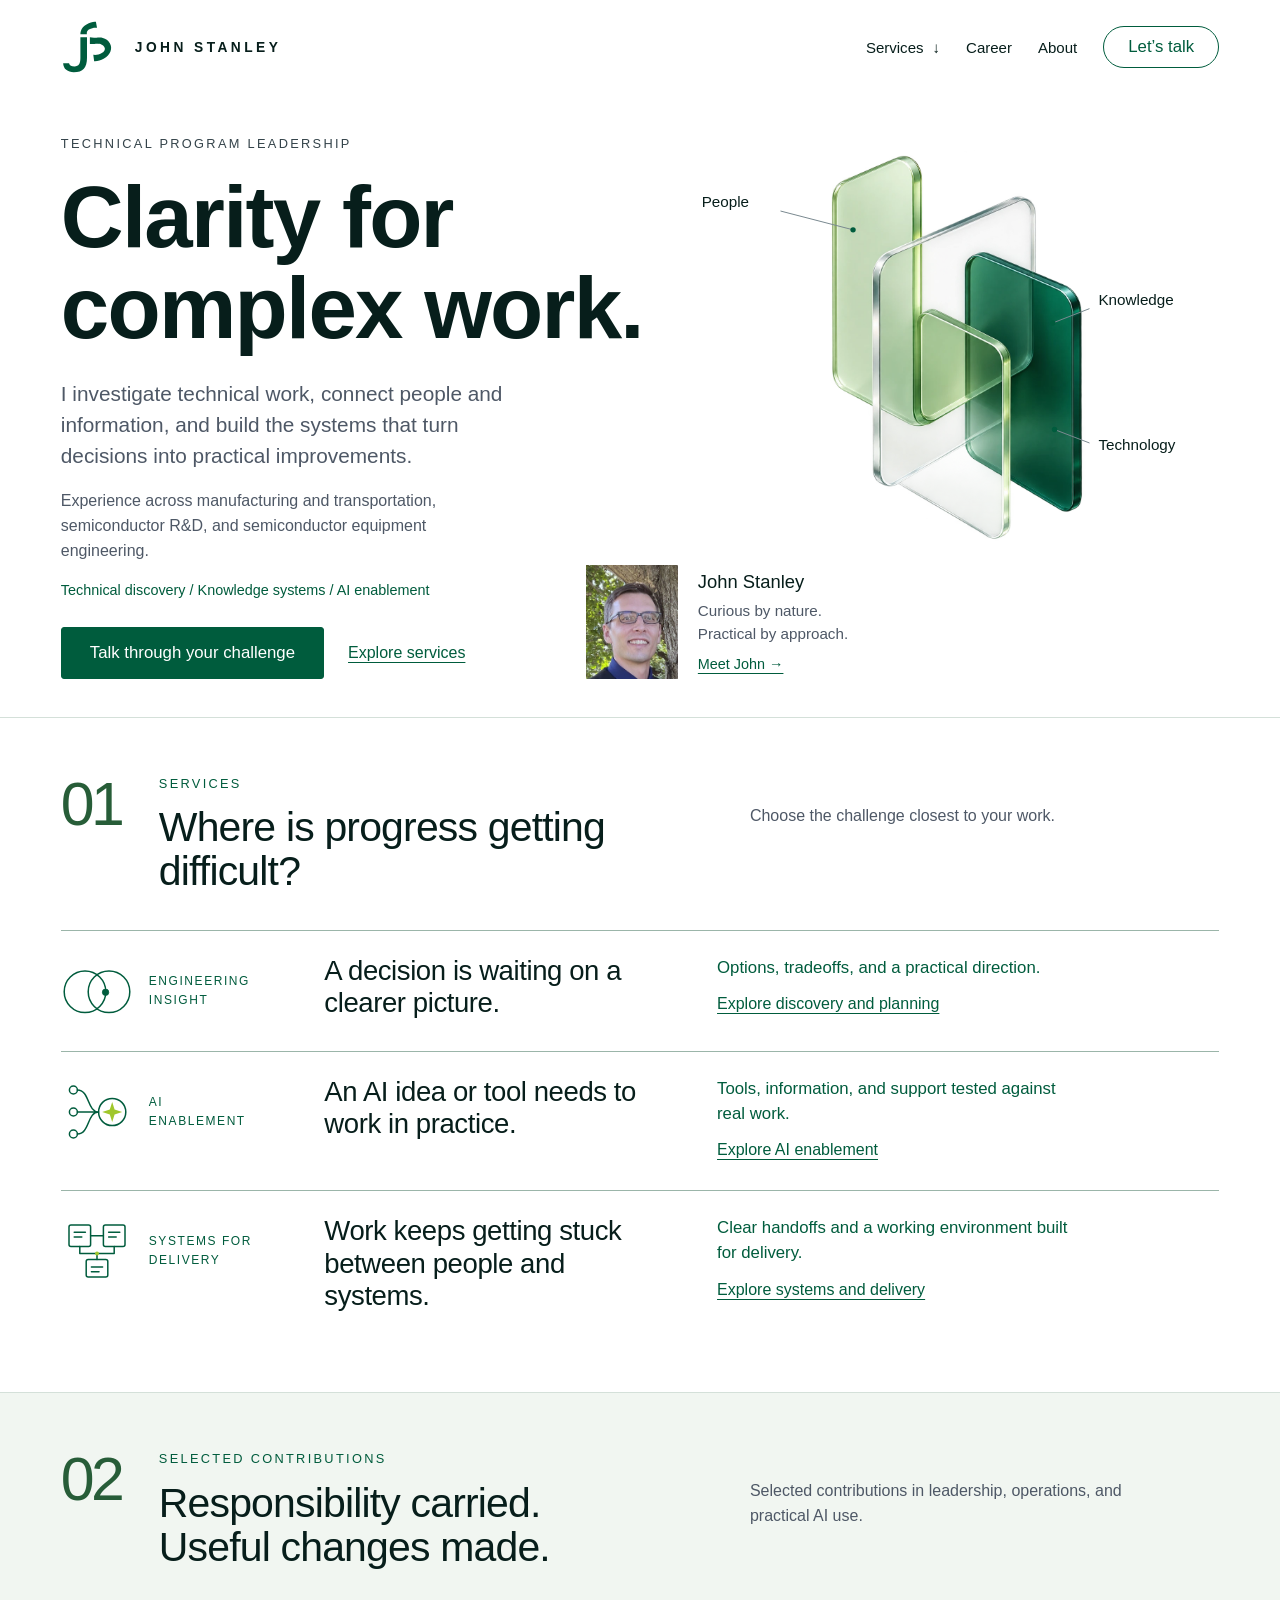
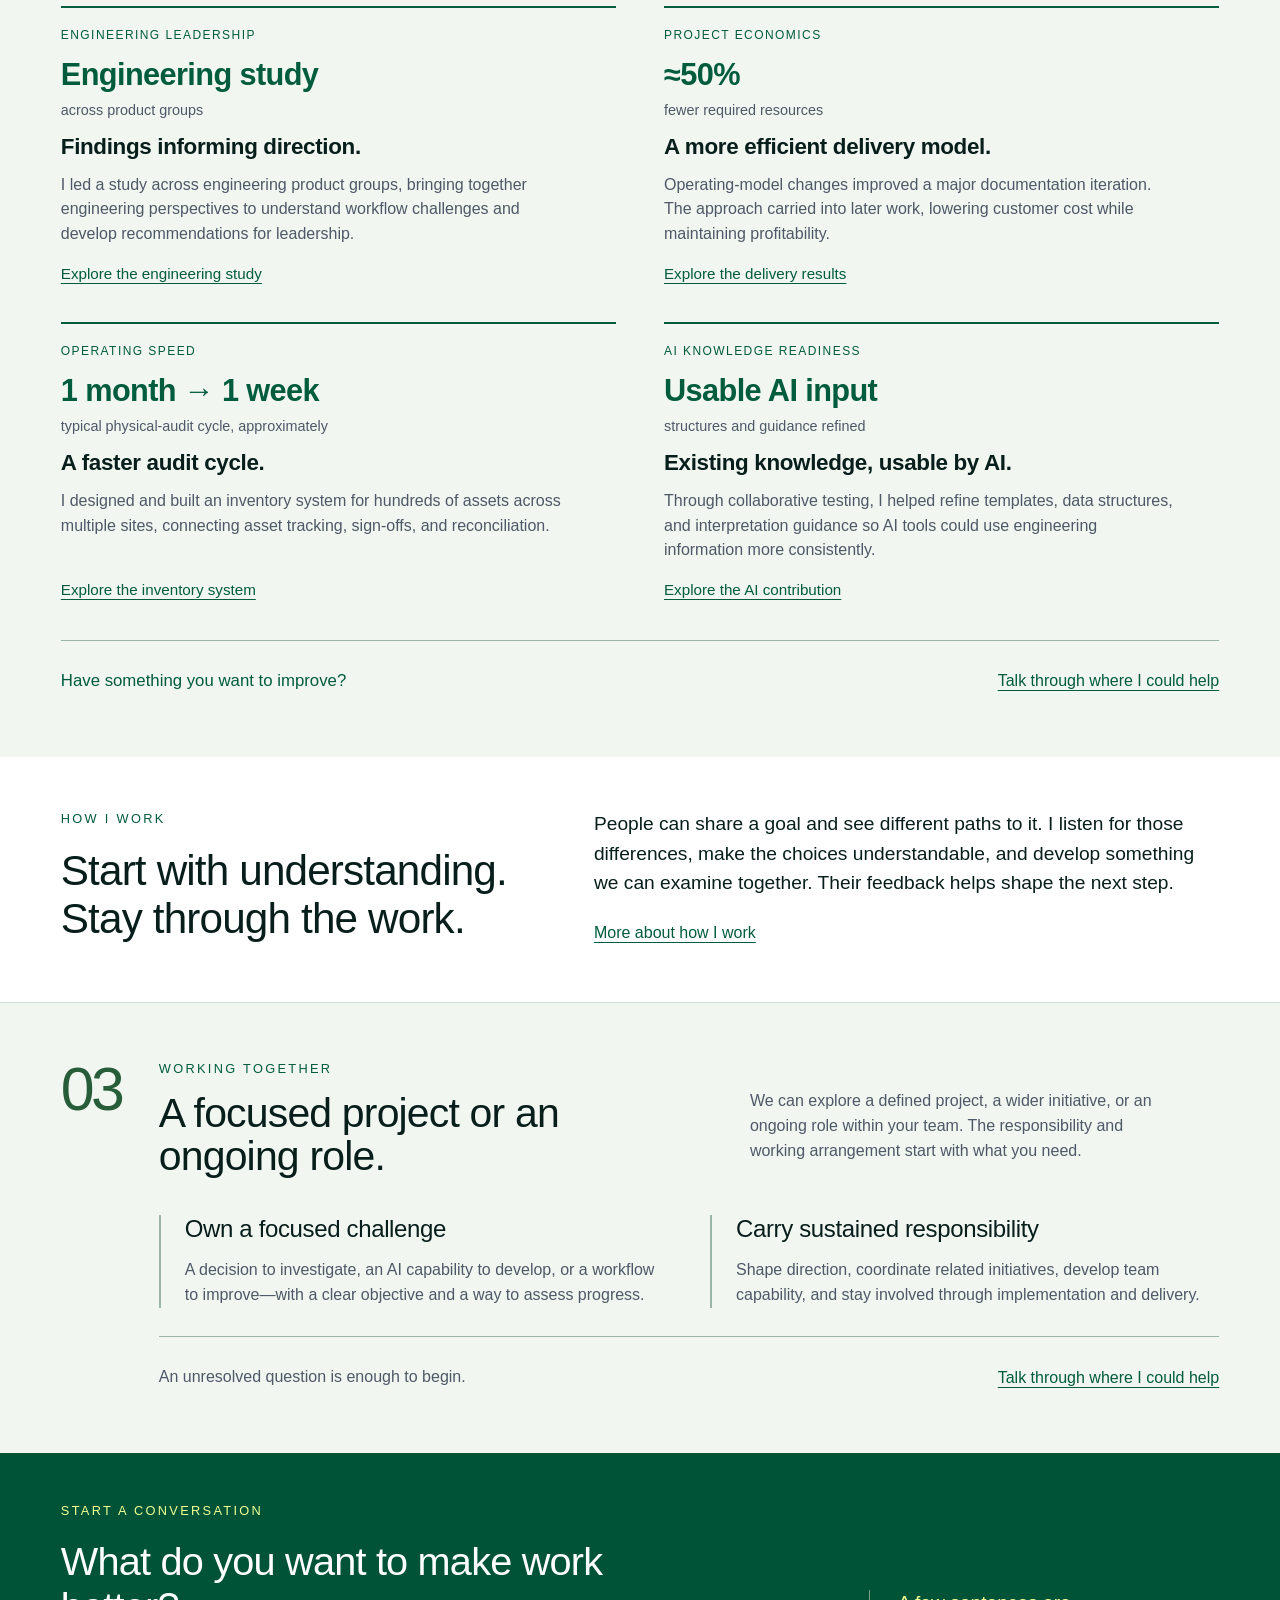
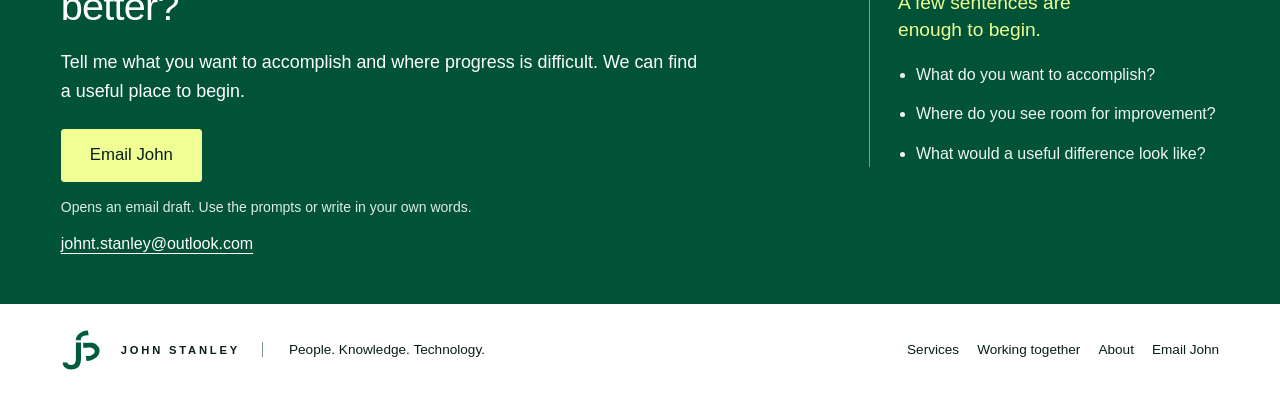
<file: index.html>
<!doctype html>
<html lang="en"><head><meta charset="utf-8"><meta name="viewport" content="width=device-width,initial-scale=1"><title>Clarity for complex work | John Stanley</title><meta name="description" content="John Stanley brings experience in manufacturing, semiconductor R&amp;D, and equipment engineering to technical program leadership, knowledge systems, and practical AI use."><meta name="theme-color" content="#005439"><meta name="site-revision" content="13"><link rel="canonical" href="https://johntstanley.com/index.html"><meta property="og:url" content="https://johntstanley.com/index.html"><meta property="og:type" content="website"><meta property="og:site_name" content="John Stanley"><meta property="og:locale" content="en_US"><meta property="og:title" content="Clarity for complex work | John Stanley"><meta property="og:description" content="John Stanley brings experience in manufacturing, semiconductor R&amp;D, and equipment engineering to technical program leadership, knowledge systems, and practical AI use."><meta property="og:image" content="https://johntstanley.com/assets/social-preview.png"><meta property="og:image:width" content="1200"><meta property="og:image:height" content="630"><meta property="og:image:alt" content="John Stanley — Clarity for complex work. Engineering insight, AI enablement, and systems for delivery."><meta name="twitter:card" content="summary_large_image"><meta name="twitter:image" content="https://johntstanley.com/assets/social-preview.png"><meta name="twitter:title" content="Clarity for complex work | John Stanley"><meta name="twitter:description" content="John Stanley brings experience in manufacturing, semiconductor R&amp;D, and equipment engineering to technical program leadership, knowledge systems, and practical AI use."><link rel="icon" href="assets/graphics/LOGO.svg"><link rel="stylesheet" href="styles.css?v=13"><link rel="stylesheet" href="graphics.css?v=13"><link rel="stylesheet" href="revision4.css?v=13"><link rel="stylesheet" href="revision5.css?v=13"><link rel="stylesheet" href="revision6.css?v=13"><link rel="stylesheet" href="revision7.css?v=13"><link rel="stylesheet" href="revision8.css?v=13"><link rel="stylesheet" href="revision9.css?v=13"><link rel="stylesheet" href="revision10.css?v=13"><script src="site.js?v=13" defer></script></head><body class="page-home"><a class="skip" href="#main">Skip to content</a><header class="wrap header"><a class="brand" href="index.html" aria-label="John Stanley, home"><img class="brand-logo" src="assets/graphics/LOGO.svg" alt="" width="52" height="52"><span>JOHN STANLEY</span></a><nav aria-label="Main navigation"><details class="explore desktop-menu"><summary>Services <span aria-hidden="true">↓</span></summary><div class="menu"><a href="engineering-insight.html">Engineering insight</a><a href="ai-enablement.html">AI enablement</a><a href="systems-for-delivery.html">Systems for delivery</a></div></details><div class="nav-links"><a href="career.html">Career</a><a href="about.html">About</a></div><details class="explore mobile-menu"><summary>Menu <span aria-hidden="true">↓</span></summary><div class="menu"><p class="menu-label">Services</p><a href="engineering-insight.html">Engineering insight</a><a href="ai-enablement.html">AI enablement</a><a href="systems-for-delivery.html">Systems for delivery</a><div class="menu-background"><a href="career.html">Career</a><a href="about.html">About</a></div><a href="index.html">Home</a><a class="button" href="#conversation">Let’s talk</a></div></details><span class="header-contact"><a class="button outline" href="#conversation">Let’s talk</a></span></nav></header><main id="main"><section class="wrap home-hero"><div class="home-copy"><p class="eyebrow">Technical program leadership</p><h1>Clarity for<br>complex work.</h1><p class="intro">I investigate technical work, connect people and information, and build the systems that turn decisions into practical improvements.</p><p class="home-context">Experience across manufacturing and transportation, semiconductor R&amp;D, and semiconductor equipment engineering.</p><p class="specialties">Technical discovery / Knowledge systems / AI enablement</p><div class="hero-actions"><a class="button" href="#conversation">Talk through your challenge</a><a class="hero-services text-link" href="#services">Explore services</a></div></div><div class="home-visual"><svg class="hero-art hero-art-home" viewBox="0 0 600 480" role="img" aria-label="People, knowledge and technology connected"><image href="assets/graphics/Home%20-%20Glass%20Artwork%20v1.webp" x="65" y="0" width="470" height="470"/><path d="M110 86 L191 107" class="leader"/><circle cx="191" cy="107" r="3" class="leader-dot"/><text x="22" y="82" class="hero-label">People</text><path d="M455 195 L414 211" class="leader"/><circle cx="414" cy="211" r="3" class="leader-dot"/><text x="465" y="191" class="hero-label">Knowledge</text><path d="M455 345 L416 330" class="leader"/><circle cx="416" cy="330" r="3" class="leader-dot"/><text x="465" y="353" class="hero-label">Technology</text></svg></div><a class="portrait-link" href="about.html"><img src="assets/graphics/Home%20Headshot.webp" alt="John Stanley" width="442" height="546"><span><strong>John Stanley</strong><br>Curious by nature.<br>Practical by approach.<br><span class="portrait-cue">Meet John →</span></span></a></section>
<section id="services" class="home-section situation-section"><span id="perspective" class="anchor-alias" aria-hidden="true"></span><div class="wrap"><div class="section-heading"><span class="number">01</span><div><p class="eyebrow">Services</p><h2>Where is progress getting difficult?</h2></div><p>Choose the challenge closest to your work.</p></div><div class="situation-list"><article class="situation-row"><div class="situation-label"><img class="glyph" src="assets/graphics/Home%20-%20Lead.svg" alt="" width="180" height="180" loading="lazy"><p class="eyebrow">Engineering insight</p></div><h3>A decision is waiting on a clearer picture.</h3><div class="situation-detail"><p class="situation-output">Options, tradeoffs, and a practical direction.</p><a class="text-link" href="engineering-insight.html">Explore discovery and planning</a></div></article><article class="situation-row"><div class="situation-label"><img class="glyph" src="assets/graphics/Home%20-%20Possibilities.svg" alt="" width="180" height="180" loading="lazy"><p class="eyebrow">AI enablement</p></div><h3>An AI idea or tool needs to work in practice.</h3><div class="situation-detail"><p class="situation-output">Tools, information, and support tested against real work.</p><a class="text-link" href="ai-enablement.html">Explore AI enablement</a></div></article><article class="situation-row"><div class="situation-label"><img class="glyph" src="assets/graphics/Home%20-%20Knowledge.svg" alt="" width="180" height="180" loading="lazy"><p class="eyebrow">Systems for delivery</p></div><h3>Work keeps getting stuck between people and systems.</h3><div class="situation-detail"><p class="situation-output">Clear handoffs and a working environment built for delivery.</p><a class="text-link" href="systems-for-delivery.html">Explore systems and delivery</a></div></article></div></div></section><section id="experience" class="home-section evidence-section tint"><div class="wrap"><div class="section-heading"><span class="number">02</span><div><p class="eyebrow">Selected contributions</p><h2>Responsibility carried. Useful changes made.</h2></div><p>Selected contributions in leadership, operations, and practical AI use.</p></div><div class="evidence-grid"><article><p class="eyebrow evidence-category">Engineering leadership</p><p class="evidence-result">Engineering study</p><p class="evidence-result-label">across product groups</p><h3>Findings informing direction.</h3><p>I led a study across engineering product groups, bringing together engineering perspectives to understand workflow challenges and develop recommendations for leadership.</p><a class="text-link" href="career.html#chapter-2">Explore the engineering study</a></article><article><p class="eyebrow evidence-category">Project economics</p><p class="evidence-result">≈50%</p><p class="evidence-result-label">fewer required resources</p><h3>A more efficient delivery model.</h3><p>Operating-model changes improved a major documentation iteration. The approach carried into later work, lowering customer cost while maintaining profitability.</p><a class="text-link" href="career.html#chapter-0">Explore the delivery results</a></article><article><p class="eyebrow evidence-category">Operating speed</p><p class="evidence-result">1 month → 1 week</p><p class="evidence-result-label">typical physical-audit cycle, approximately</p><h3>A faster audit cycle.</h3><p>I designed and built an inventory system for hundreds of assets across multiple sites, connecting asset tracking, sign-offs, and reconciliation.</p><a class="text-link" href="career.html#chapter-1">Explore the inventory system</a></article><article><p class="eyebrow evidence-category">AI knowledge readiness</p><p class="evidence-result">Usable AI input</p><p class="evidence-result-label">structures and guidance refined</p><h3>Existing knowledge, usable by AI.</h3><p>Through collaborative testing, I helped refine templates, data structures, and interpretation guidance so AI tools could use engineering information more consistently.</p><a class="text-link" href="career.html#chapter-2">Explore the AI contribution</a></article></div><div class="evidence-next"><p>Have something you want to improve?</p><a class="text-link" href="#conversation">Talk through where I could help</a></div></div></section><section class="approach-story" aria-labelledby="approach-title"><div class="wrap approach-grid"><div><p class="eyebrow">How I work</p><h2 id="approach-title">Start with understanding. Stay through the work.</h2></div><div><p class="approach-lead">People can share a goal and see different paths to it. I listen for those differences, make the choices understandable, and develop something we can examine together. Their feedback helps shape the next step.</p><a class="text-link" href="about.html">More about how I work</a></div></div></section><section id="working-together" class="home-section working-section tint"><div class="wrap"><div class="section-heading"><span class="number">03</span><div><p class="eyebrow">Working together</p><h2>A focused project or an ongoing role.</h2></div><p>We can explore a defined project, a wider initiative, or an ongoing role within your team. The responsibility and working arrangement start with what you need.</p></div><div class="working-grid"><article><h3>Own a focused challenge</h3><p>A decision to investigate, an AI capability to develop, or a workflow to improve—with a clear objective and a way to assess progress.</p></article><article><h3>Carry sustained responsibility</h3><p>Shape direction, coordinate related initiatives, develop team capability, and stay involved through implementation and delivery.</p></article><div class="working-next"><p>An unresolved question is enough to begin.</p><a class="text-link" href="#conversation">Talk through where I could help</a></div></div></div></section><section class="closing" id="conversation" aria-labelledby="conversation-title"><div class="wrap"><div><p class="eyebrow">Start a conversation</p><h2 id="conversation-title">What do you want to make work better?</h2><p>Tell me what you want to accomplish and where progress is difficult. We can find a useful place to begin.</p><div class="closing-actions"><a class="button lime" href="mailto:johnt.stanley@outlook.com?subject=Let%27s%20talk%20about%20what%20we%20could%20improve&amp;body=Hi%20John%2C%0D%0A%0D%0AWhat%20we%20want%20to%20accomplish%3A%0D%0A%0D%0AWhere%20we%20see%20room%20for%20improvement%3A%0D%0A%0D%0AWhat%20a%20useful%20difference%20would%20look%20like%3A%0D%0A">Email John</a></div><p class="email-note">Opens an email draft. Use the prompts or write in your own words.</p><a class="contact-email" href="mailto:johnt.stanley@outlook.com">johnt.stanley@outlook.com</a></div><aside class="conversation-guide" aria-label="Ideas for your first message"><p>A few sentences are enough to begin.</p><ul><li>What do you want to accomplish?</li><li>Where do you see room for improvement?</li><li>What would a useful difference look like?</li></ul></aside></div></section></main><footer class="wrap footer"><a class="brand" href="index.html"><img class="brand-logo" src="assets/graphics/LOGO.svg" alt="" width="52" height="52"><span>JOHN STANLEY</span></a><span>People. Knowledge. Technology.</span><div class="footer-links"><a href="index.html#services">Services</a><a href="index.html#working-together">Working together</a><a href="about.html">About</a><a href="mailto:johnt.stanley@outlook.com">Email John</a></div></footer></body></html>
</file>
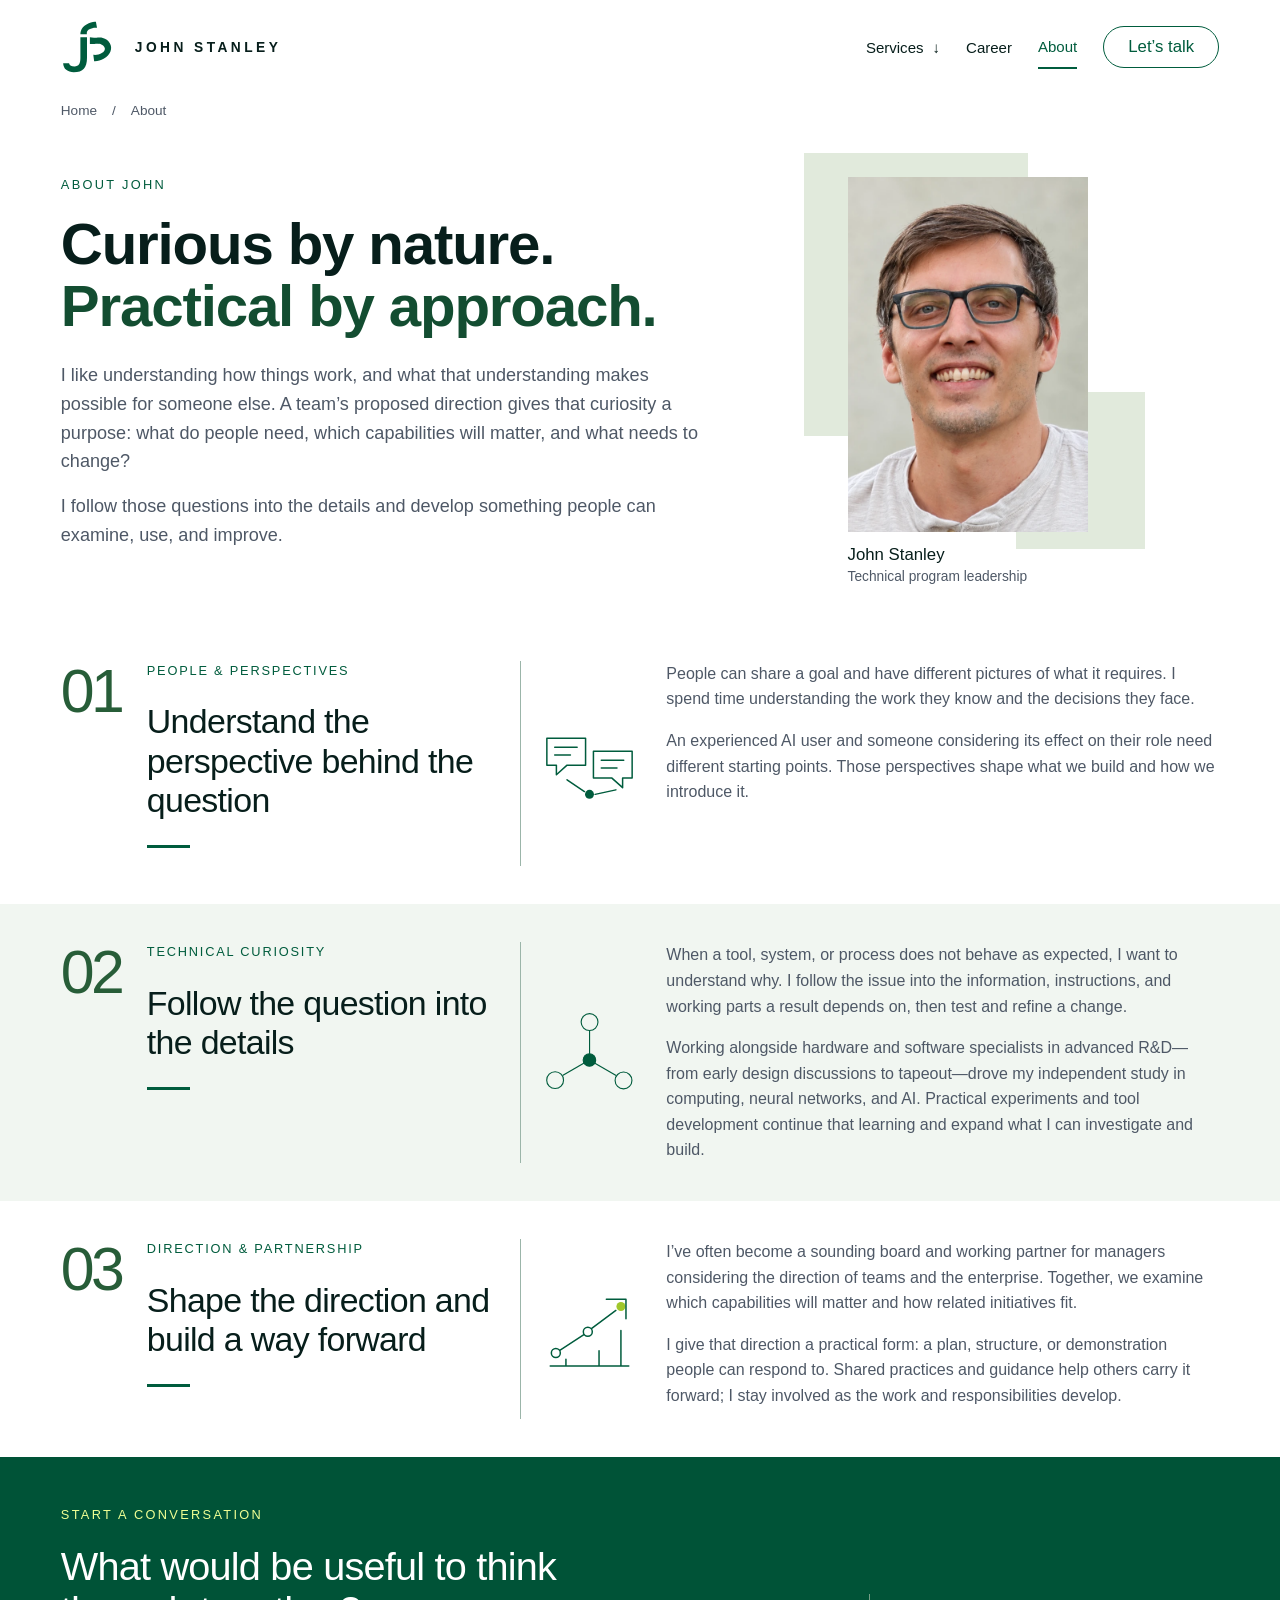
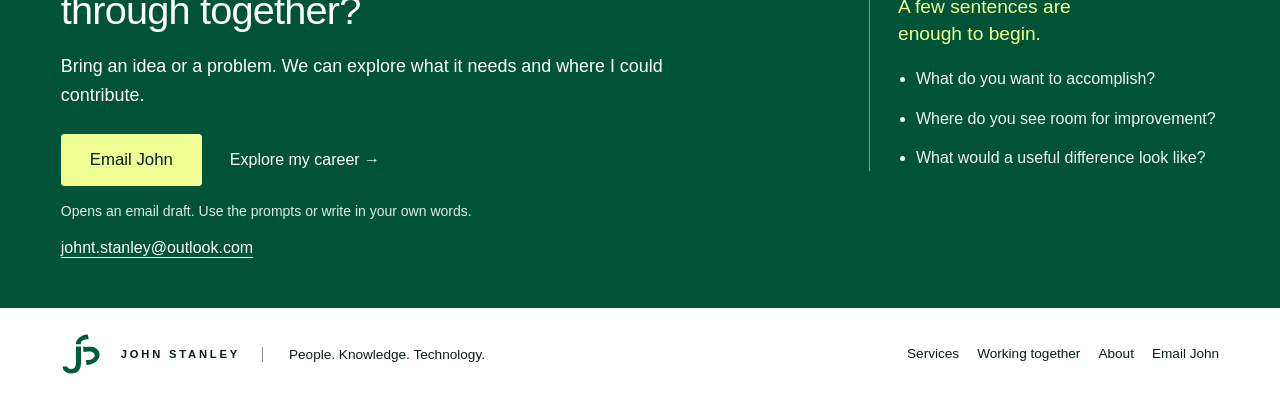
<file: about.html>
<!doctype html>
<html lang="en"><head><meta charset="utf-8"><meta name="viewport" content="width=device-width,initial-scale=1"><title>Curious by nature. Practical by approach. | John Stanley</title><meta name="description" content="How John Stanley works: understand different perspectives, investigate technical details, and develop something people can examine, refine, and use."><meta name="theme-color" content="#005439"><meta name="site-revision" content="13"><link rel="canonical" href="https://johntstanley.com/about.html"><meta property="og:url" content="https://johntstanley.com/about.html"><meta property="og:type" content="website"><meta property="og:site_name" content="John Stanley"><meta property="og:locale" content="en_US"><meta property="og:title" content="Curious by nature. Practical by approach. | John Stanley"><meta property="og:description" content="How John Stanley works: understand different perspectives, investigate technical details, and develop something people can examine, refine, and use."><meta property="og:image" content="https://johntstanley.com/assets/social-preview.png"><meta property="og:image:width" content="1200"><meta property="og:image:height" content="630"><meta property="og:image:alt" content="John Stanley — Clarity for complex work. Engineering insight, AI enablement, and systems for delivery."><meta name="twitter:card" content="summary_large_image"><meta name="twitter:image" content="https://johntstanley.com/assets/social-preview.png"><meta name="twitter:title" content="Curious by nature. Practical by approach. | John Stanley"><meta name="twitter:description" content="How John Stanley works: understand different perspectives, investigate technical details, and develop something people can examine, refine, and use."><link rel="icon" href="assets/graphics/LOGO.svg"><link rel="stylesheet" href="styles.css?v=13"><link rel="stylesheet" href="graphics.css?v=13"><link rel="stylesheet" href="revision4.css?v=13"><link rel="stylesheet" href="revision5.css?v=13"><link rel="stylesheet" href="revision6.css?v=13"><link rel="stylesheet" href="revision7.css?v=13"><link rel="stylesheet" href="revision8.css?v=13"><link rel="stylesheet" href="revision9.css?v=13"><link rel="stylesheet" href="revision10.css?v=13"><script src="site.js?v=13" defer></script></head><body class="page-about"><a class="skip" href="#main">Skip to content</a><header class="wrap header"><a class="brand" href="index.html" aria-label="John Stanley, home"><img class="brand-logo" src="assets/graphics/LOGO.svg" alt="" width="52" height="52"><span>JOHN STANLEY</span></a><nav aria-label="Main navigation"><details class="explore desktop-menu"><summary>Services <span aria-hidden="true">↓</span></summary><div class="menu"><a href="engineering-insight.html">Engineering insight</a><a href="ai-enablement.html">AI enablement</a><a href="systems-for-delivery.html">Systems for delivery</a></div></details><div class="nav-links"><a href="career.html">Career</a><a href="about.html" aria-current="page">About</a></div><details class="explore mobile-menu"><summary>Menu <span aria-hidden="true">↓</span></summary><div class="menu"><p class="menu-label">Services</p><a href="engineering-insight.html">Engineering insight</a><a href="ai-enablement.html">AI enablement</a><a href="systems-for-delivery.html">Systems for delivery</a><div class="menu-background"><a href="career.html">Career</a><a href="about.html" aria-current="page">About</a></div><a href="index.html">Home</a><a class="button" href="#conversation">Let’s talk</a></div></details><span class="header-contact"><a class="button outline" href="#conversation">Let’s talk</a></span></nav></header><main id="main"><div class="wrap breadcrumb"><a href="index.html">Home</a><span>/</span>About</div><section class="wrap hero"><div class="hero-copy"><p class="eyebrow">About John</p><h1>Curious by nature.<br><span class="green">Practical by approach.</span></h1><p>I like understanding how things work, and what that understanding makes possible for someone else. A team’s proposed direction gives that curiosity a purpose: what do people need, which capabilities will matter, and what needs to change?</p><p>I follow those questions into the details and develop something people can examine, use, and improve.</p></div><div class="hero-visual"><figure class="about-portrait"><img src="assets/graphics/About%20Headshot%20-%20Neutral%20v9.webp" alt="John Stanley smiling, wearing glasses and a light gray shirt against a neutral sage-gray background" width="600" height="900"><figcaption><strong>John Stanley</strong><br>Technical program leadership</figcaption></figure></div></section><section class="editorial "><div class="wrap editorial-grid"><span class="number">01</span><div class="section-title"><p class="eyebrow">People & perspectives</p><h2>Understand the perspective behind the question</h2><span class="short-rule"></span></div><div class="diagram"><img class="glyph" src="assets/graphics/About%20-%20Perspectives.svg" alt="" width="180" height="180" loading="lazy"></div><div class="body-copy"><p>People can share a goal and have different pictures of what it requires. I spend time understanding the work they know and the decisions they face.</p><p>An experienced AI user and someone considering its effect on their role need different starting points. Those perspectives shape what we build and how we introduce it.</p></div></div></section><section class="editorial tint"><div class="wrap editorial-grid"><span class="number">02</span><div class="section-title"><p class="eyebrow">Technical curiosity</p><h2>Follow the question into the details</h2><span class="short-rule"></span></div><div class="diagram"><img class="glyph" src="assets/graphics/About%20-%2001.svg" alt="" width="180" height="180" loading="lazy"></div><div class="body-copy"><p>When a tool, system, or process does not behave as expected, I want to understand why. I follow the issue into the information, instructions, and working parts a result depends on, then test and refine a change.</p><p>Working alongside hardware and software specialists in advanced R&amp;D—from early design discussions to tapeout—drove my independent study in computing, neural networks, and AI. Practical experiments and tool development continue that learning and expand what I can investigate and build.</p></div></div></section><section class="editorial "><div class="wrap editorial-grid"><span class="number">03</span><div class="section-title"><p class="eyebrow">Direction & partnership</p><h2>Shape the direction and build a way forward</h2><span class="short-rule"></span></div><div class="diagram"><img class="glyph" src="assets/graphics/About%20-%20Direction.svg" alt="" width="180" height="180" loading="lazy"></div><div class="body-copy"><p>I’ve often become a sounding board and working partner for managers considering the direction of teams and the enterprise. Together, we examine which capabilities will matter and how related initiatives fit.</p><p>I give that direction a practical form: a plan, structure, or demonstration people can respond to. Shared practices and guidance help others carry it forward; I stay involved as the work and responsibilities develop.</p></div></div></section><section class="closing" id="conversation" aria-labelledby="conversation-title"><div class="wrap"><div><p class="eyebrow">Start a conversation</p><h2 id="conversation-title">What would be useful to think through together?</h2><p>Bring an idea or a problem. We can explore what it needs and where I could contribute.</p><div class="closing-actions"><a class="button lime" href="mailto:johnt.stanley@outlook.com?subject=Let%27s%20talk%20about%20working%20together&amp;body=Hi%20John%2C%0D%0A%0D%0AWhat%20we%20want%20to%20accomplish%3A%0D%0A%0D%0AWhere%20we%20see%20room%20for%20improvement%3A%0D%0A%0D%0AWhat%20a%20useful%20difference%20would%20look%20like%3A%0D%0A">Email John</a><a class="closing-related" href="career.html">Explore my career →</a></div><p class="email-note">Opens an email draft. Use the prompts or write in your own words.</p><a class="contact-email" href="mailto:johnt.stanley@outlook.com">johnt.stanley@outlook.com</a></div><aside class="conversation-guide" aria-label="Ideas for your first message"><p>A few sentences are enough to begin.</p><ul><li>What do you want to accomplish?</li><li>Where do you see room for improvement?</li><li>What would a useful difference look like?</li></ul></aside></div></section></main><footer class="wrap footer"><a class="brand" href="index.html"><img class="brand-logo" src="assets/graphics/LOGO.svg" alt="" width="52" height="52"><span>JOHN STANLEY</span></a><span>People. Knowledge. Technology.</span><div class="footer-links"><a href="index.html#services">Services</a><a href="index.html#working-together">Working together</a><a href="about.html">About</a><a href="mailto:johnt.stanley@outlook.com">Email John</a></div></footer></body></html>
</file>
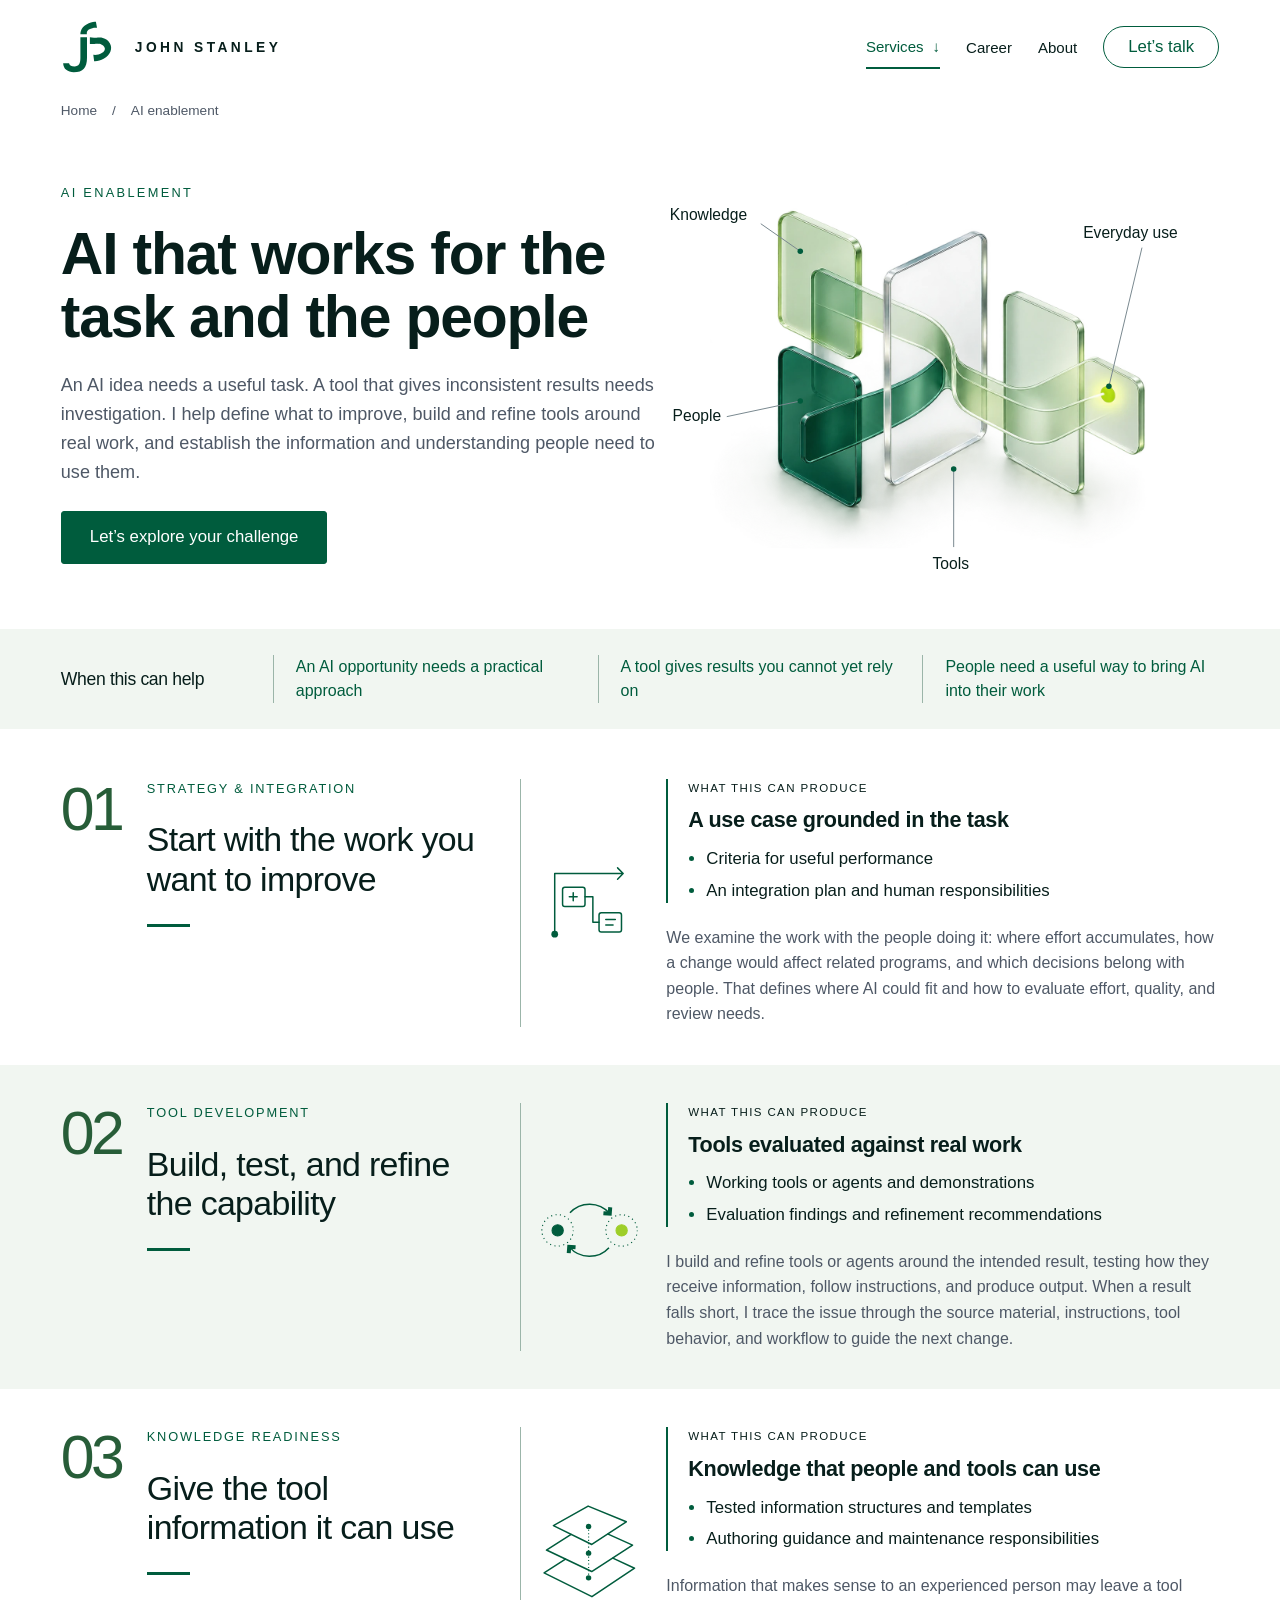
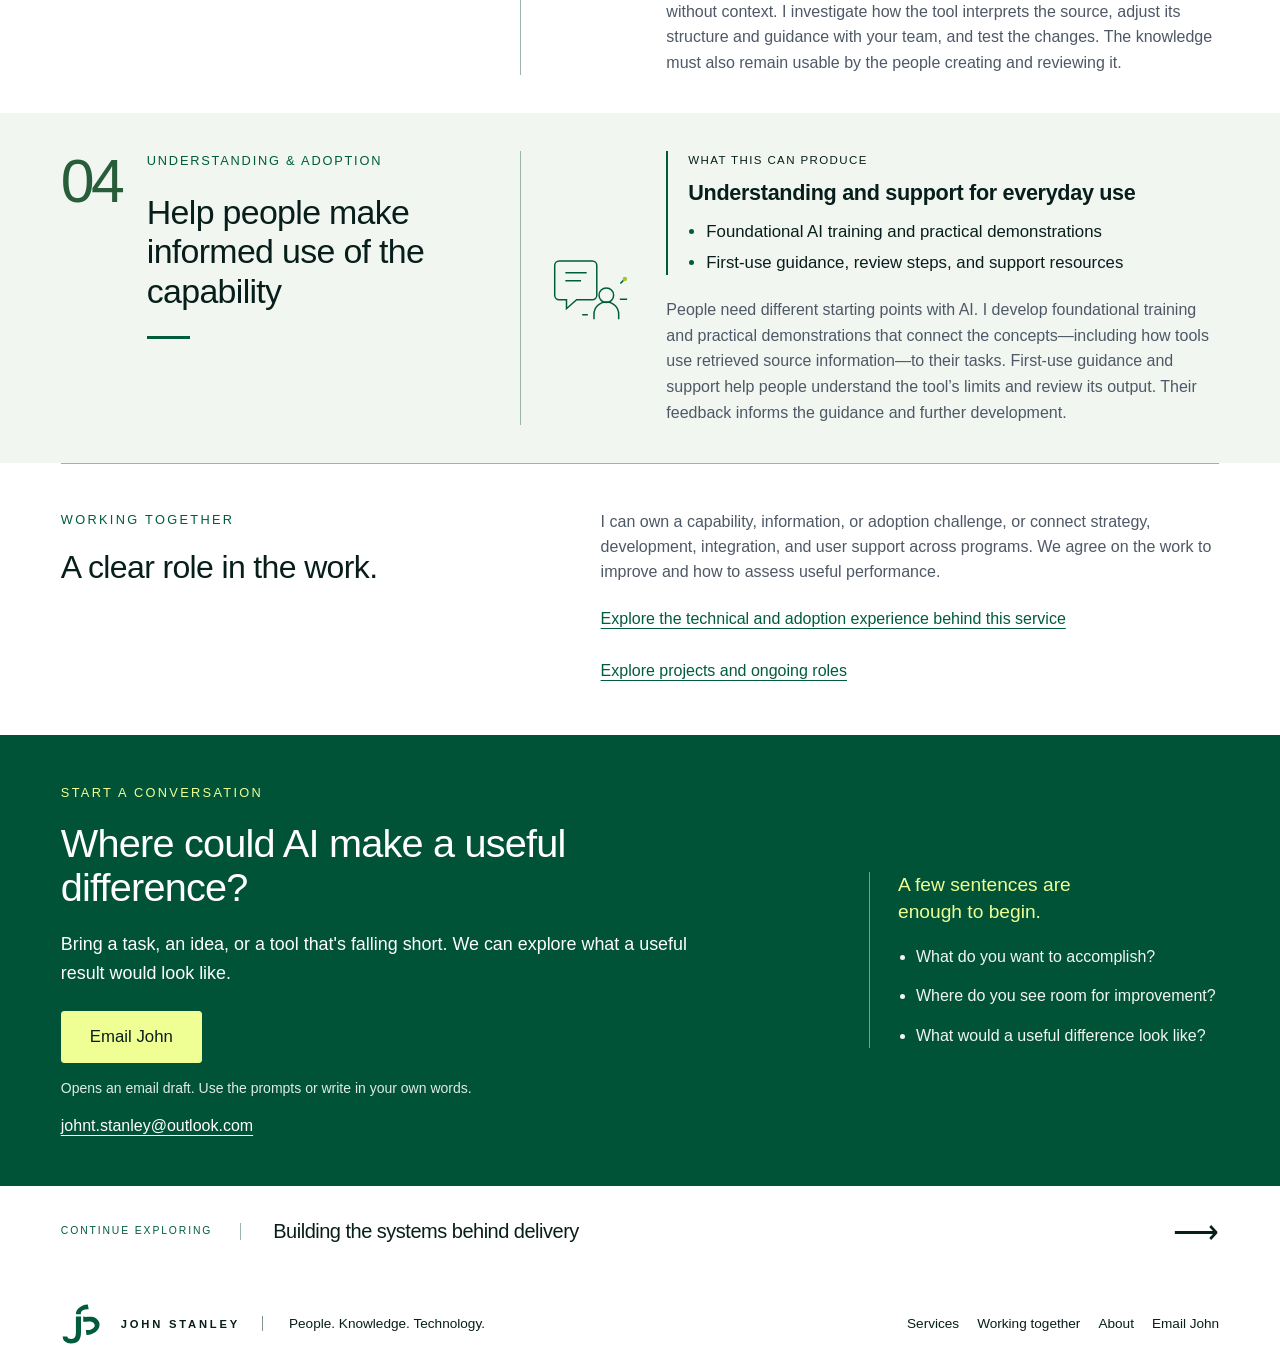
<file: ai-enablement.html>
<!doctype html>
<html lang="en"><head><meta charset="utf-8"><meta name="viewport" content="width=device-width,initial-scale=1"><title>AI that works for the task and the people | John Stanley</title><meta name="description" content="Shape AI strategy, build and refine tools, prepare knowledge, and help people understand and use new capabilities in their work."><meta name="theme-color" content="#005439"><meta name="site-revision" content="13"><link rel="canonical" href="https://johntstanley.com/ai-enablement.html"><meta property="og:url" content="https://johntstanley.com/ai-enablement.html"><meta property="og:type" content="website"><meta property="og:site_name" content="John Stanley"><meta property="og:locale" content="en_US"><meta property="og:title" content="AI that works for the task and the people | John Stanley"><meta property="og:description" content="Shape AI strategy, build and refine tools, prepare knowledge, and help people understand and use new capabilities in their work."><meta property="og:image" content="https://johntstanley.com/assets/social-preview.png"><meta property="og:image:width" content="1200"><meta property="og:image:height" content="630"><meta property="og:image:alt" content="John Stanley — Clarity for complex work. Engineering insight, AI enablement, and systems for delivery."><meta name="twitter:card" content="summary_large_image"><meta name="twitter:image" content="https://johntstanley.com/assets/social-preview.png"><meta name="twitter:title" content="AI that works for the task and the people | John Stanley"><meta name="twitter:description" content="Shape AI strategy, build and refine tools, prepare knowledge, and help people understand and use new capabilities in their work."><link rel="icon" href="assets/graphics/LOGO.svg"><link rel="stylesheet" href="styles.css?v=13"><link rel="stylesheet" href="graphics.css?v=13"><link rel="stylesheet" href="revision4.css?v=13"><link rel="stylesheet" href="revision5.css?v=13"><link rel="stylesheet" href="revision6.css?v=13"><link rel="stylesheet" href="revision7.css?v=13"><link rel="stylesheet" href="revision8.css?v=13"><link rel="stylesheet" href="revision9.css?v=13"><link rel="stylesheet" href="revision10.css?v=13"><script src="site.js?v=13" defer></script></head><body class="page-ai-enablement"><a class="skip" href="#main">Skip to content</a><header class="wrap header"><a class="brand" href="index.html" aria-label="John Stanley, home"><img class="brand-logo" src="assets/graphics/LOGO.svg" alt="" width="52" height="52"><span>JOHN STANLEY</span></a><nav aria-label="Main navigation"><details class="explore desktop-menu service-active"><summary>Services <span aria-hidden="true">↓</span></summary><div class="menu"><a href="engineering-insight.html">Engineering insight</a><a href="ai-enablement.html" aria-current="page">AI enablement</a><a href="systems-for-delivery.html">Systems for delivery</a></div></details><div class="nav-links"><a href="career.html">Career</a><a href="about.html">About</a></div><details class="explore mobile-menu"><summary>Menu <span aria-hidden="true">↓</span></summary><div class="menu"><p class="menu-label">Services</p><a href="engineering-insight.html">Engineering insight</a><a href="ai-enablement.html" aria-current="page">AI enablement</a><a href="systems-for-delivery.html">Systems for delivery</a><div class="menu-background"><a href="career.html">Career</a><a href="about.html">About</a></div><a href="index.html">Home</a><a class="button" href="#conversation">Let’s talk</a></div></details><span class="header-contact"><a class="button outline" href="#conversation">Let’s talk</a></span></nav></header><main id="main"><div class="wrap breadcrumb"><a href="index.html">Home</a><span>/</span>AI enablement</div><section class="wrap hero"><div class="hero-copy"><p class="eyebrow">AI enablement</p><h1>AI that works for the task and the people</h1><p>An AI idea needs a useful task. A tool that gives inconsistent results needs investigation. I help define what to improve, build and refine tools around real work, and establish the information and understanding people need to use them.</p><a class="button" href="#conversation">Let’s explore your challenge</a></div><div class="hero-visual"><svg class="hero-art hero-art-ai" viewBox="0 0 600 480" role="img" aria-label="Knowledge and people connect through tools to everyday use"><image href="assets/graphics/AI%20Enablement%20-%20Glass%20Artwork%20v1.webp" x="45" y="48" width="510" height="382.5"/><path d="M101 77 L144 107" class="leader"/><circle cx="144" cy="107" r="3" class="leader-dot"/><text x="2" y="73" class="hero-label">Knowledge</text><path d="M64 287 L144 270" class="leader"/><circle cx="144" cy="270" r="3" class="leader-dot"/><text x="5" y="292" class="hero-label">People</text><path d="M311 429 L311 344" class="leader"/><circle cx="311" cy="344" r="3" class="leader-dot"/><text x="288" y="453" class="hero-label">Tools</text><path d="M516 103 L480 254" class="leader"/><circle cx="480" cy="254" r="3" class="leader-dot"/><text x="452" y="92" class="hero-label">Everyday use</text></svg></div></section><section class="service-start tint"><div class="wrap"><h2>When this can help</h2><ul><li>An AI opportunity needs a practical approach</li><li>A tool gives results you cannot yet rely on</li><li>People need a useful way to bring AI into their work</li></ul></div></section><section class="editorial "><div class="wrap editorial-grid"><span class="number">01</span><div class="section-title"><p class="eyebrow">Strategy & integration</p><h2>Start with the work you want to improve</h2><span class="short-rule"></span></div><div class="diagram"><img class="glyph" src="assets/graphics/AI%20-%20Strategy.svg" alt="" width="180" height="180" loading="lazy"></div><div class="body-copy"><div class="useful-output"><p class="eyebrow">What this can produce</p><h3>A use case grounded in the task</h3><ul><li>Criteria for useful performance</li><li>An integration plan and human responsibilities</li></ul></div><p>We examine the work with the people doing it: where effort accumulates, how a change would affect related programs, and which decisions belong with people. That defines where AI could fit and how to evaluate effort, quality, and review needs.</p></div></div></section><section class="editorial tint"><div class="wrap editorial-grid"><span class="number">02</span><div class="section-title"><p class="eyebrow">Tool development</p><h2>Build, test, and refine the capability</h2><span class="short-rule"></span></div><div class="diagram"><img class="glyph" src="assets/graphics/AI%20-%2002.svg" alt="" width="180" height="180" loading="lazy"></div><div class="body-copy"><div class="useful-output"><p class="eyebrow">What this can produce</p><h3>Tools evaluated against real work</h3><ul><li>Working tools or agents and demonstrations</li><li>Evaluation findings and refinement recommendations</li></ul></div><p>I build and refine tools or agents around the intended result, testing how they receive information, follow instructions, and produce output. When a result falls short, I trace the issue through the source material, instructions, tool behavior, and workflow to guide the next change.</p></div></div></section><section class="editorial "><div class="wrap editorial-grid"><span class="number">03</span><div class="section-title"><p class="eyebrow">Knowledge readiness</p><h2>Give the tool information it can use</h2><span class="short-rule"></span></div><div class="diagram"><img class="glyph" src="assets/graphics/AI%20-%2001.svg" alt="" width="180" height="180" loading="lazy"></div><div class="body-copy"><div class="useful-output"><p class="eyebrow">What this can produce</p><h3>Knowledge that people and tools can use</h3><ul><li>Tested information structures and templates</li><li>Authoring guidance and maintenance responsibilities</li></ul></div><p>Information that makes sense to an experienced person may leave a tool without context. I investigate how the tool interprets the source, adjust its structure and guidance with your team, and test the changes. The knowledge must also remain usable by the people creating and reviewing it.</p></div></div></section><section class="editorial tint"><div class="wrap editorial-grid"><span class="number">04</span><div class="section-title"><p class="eyebrow">Understanding & adoption</p><h2>Help people make informed use of the capability</h2><span class="short-rule"></span></div><div class="diagram"><img class="glyph" src="assets/graphics/AI%20-%2003.svg" alt="" width="180" height="180" loading="lazy"></div><div class="body-copy"><div class="useful-output"><p class="eyebrow">What this can produce</p><h3>Understanding and support for everyday use</h3><ul><li>Foundational AI training and practical demonstrations</li><li>First-use guidance, review steps, and support resources</li></ul></div><p>People need different starting points with AI. I develop foundational training and practical demonstrations that connect the concepts—including how tools use retrieved source information—to their tasks. First-use guidance and support help people understand the tool’s limits and review its output. Their feedback informs the guidance and further development.</p></div></div></section><section class="wrap service-scope"><div><p class="eyebrow">Working together</p><h2>A clear role in the work.</h2></div><div><p>I can own a capability, information, or adoption challenge, or connect strategy, development, integration, and user support across programs. We agree on the work to improve and how to assess useful performance.</p><div class="scope-links"><a class="text-link" href="career.html#chapter-2">Explore the technical and adoption experience behind this service</a><a class="text-link working-role-link" href="index.html#working-together">Explore projects and ongoing roles</a></div></div></section><section class="closing" id="conversation" aria-labelledby="conversation-title"><div class="wrap"><div><p class="eyebrow">Start a conversation</p><h2 id="conversation-title">Where could AI make a useful difference?</h2><p>Bring a task, an idea, or a tool that&#x27;s falling short. We can explore what a useful result would look like.</p><div class="closing-actions"><a class="button lime" href="mailto:johnt.stanley@outlook.com?subject=Let%27s%20talk%20about%20AI%20tools%2C%20integration%2C%20and%20adoption&amp;body=Hi%20John%2C%0D%0A%0D%0AWhat%20we%20want%20to%20accomplish%3A%0D%0A%0D%0AWhere%20we%20see%20room%20for%20improvement%3A%0D%0A%0D%0AWhat%20a%20useful%20difference%20would%20look%20like%3A%0D%0A">Email John</a></div><p class="email-note">Opens an email draft. Use the prompts or write in your own words.</p><a class="contact-email" href="mailto:johnt.stanley@outlook.com">johnt.stanley@outlook.com</a></div><aside class="conversation-guide" aria-label="Ideas for your first message"><p>A few sentences are enough to begin.</p><ul><li>What do you want to accomplish?</li><li>Where do you see room for improvement?</li><li>What would a useful difference look like?</li></ul></aside></div></section><a class="wrap related" href="systems-for-delivery.html"><span class="eyebrow">Continue exploring</span><span>Building the systems behind delivery</span><span aria-hidden="true">⟶</span></a></main><footer class="wrap footer"><a class="brand" href="index.html"><img class="brand-logo" src="assets/graphics/LOGO.svg" alt="" width="52" height="52"><span>JOHN STANLEY</span></a><span>People. Knowledge. Technology.</span><div class="footer-links"><a href="index.html#services">Services</a><a href="index.html#working-together">Working together</a><a href="about.html">About</a><a href="mailto:johnt.stanley@outlook.com">Email John</a></div></footer></body></html>
</file>
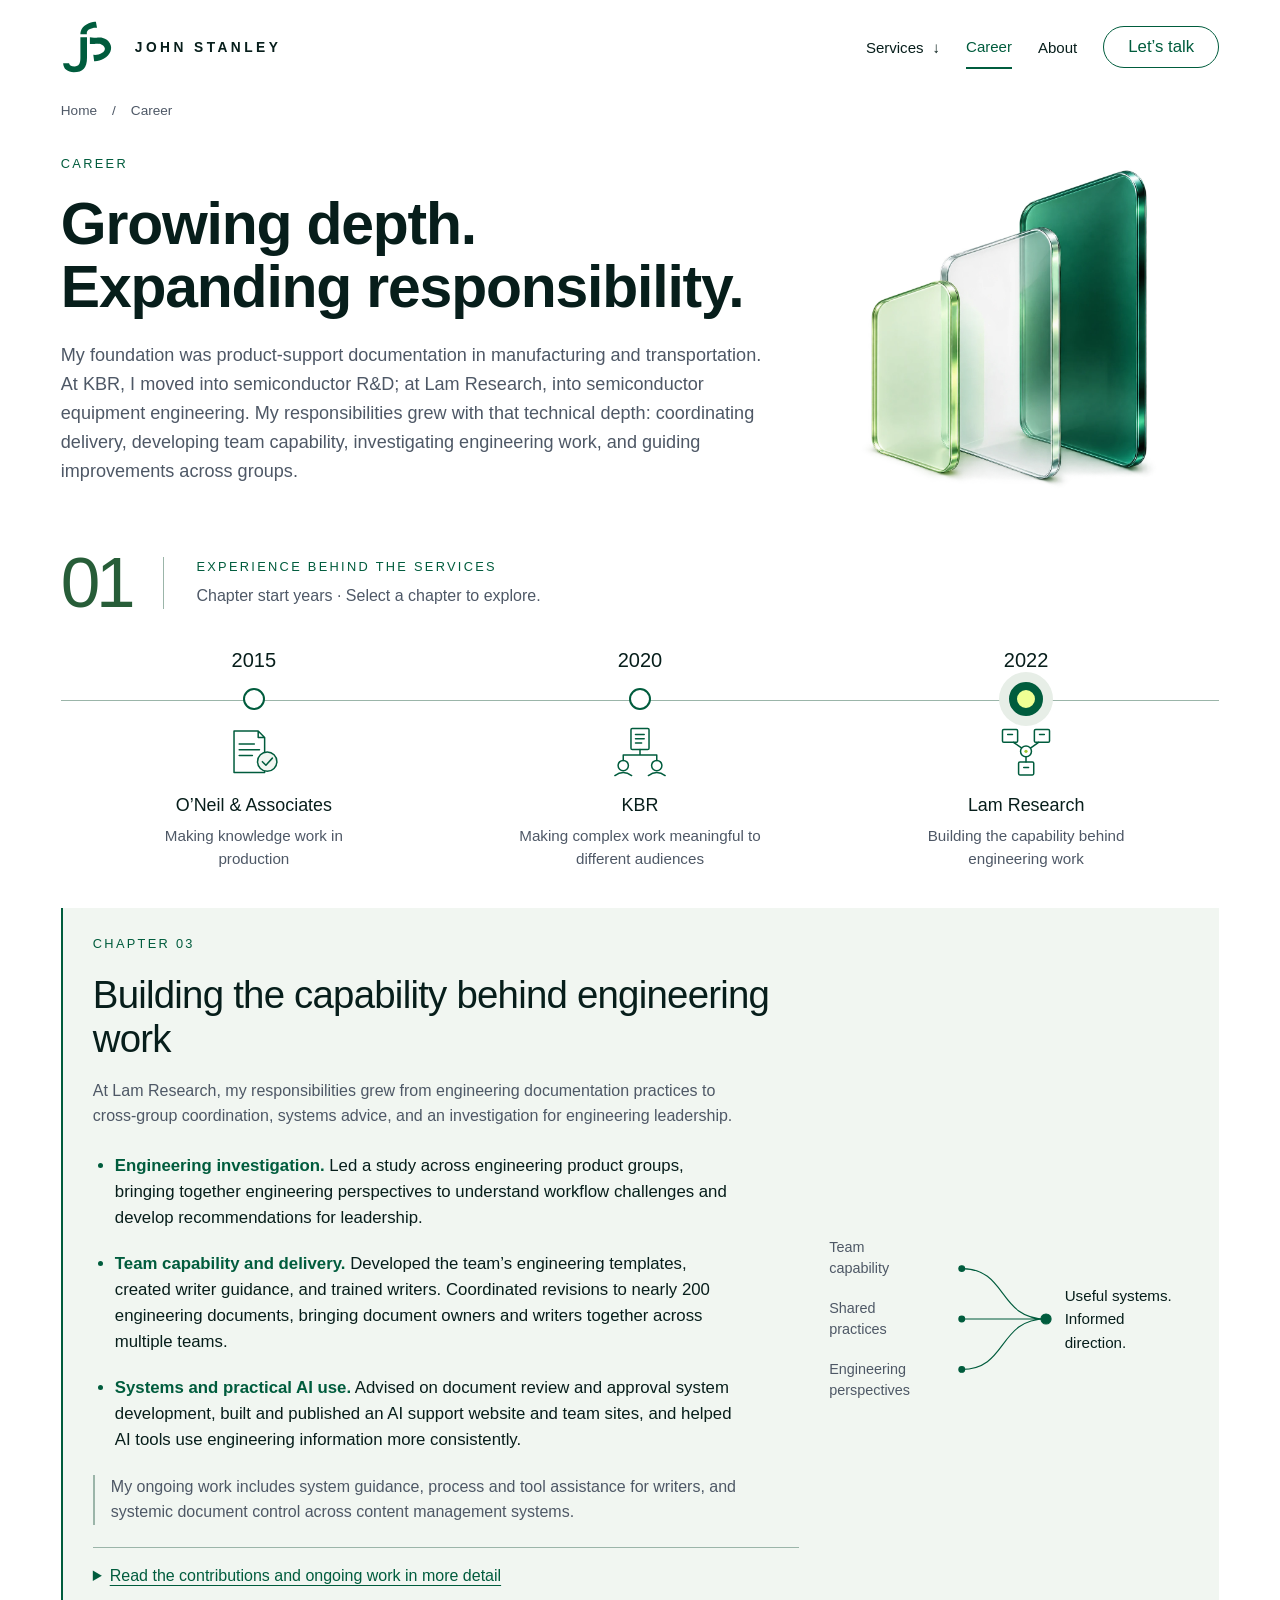
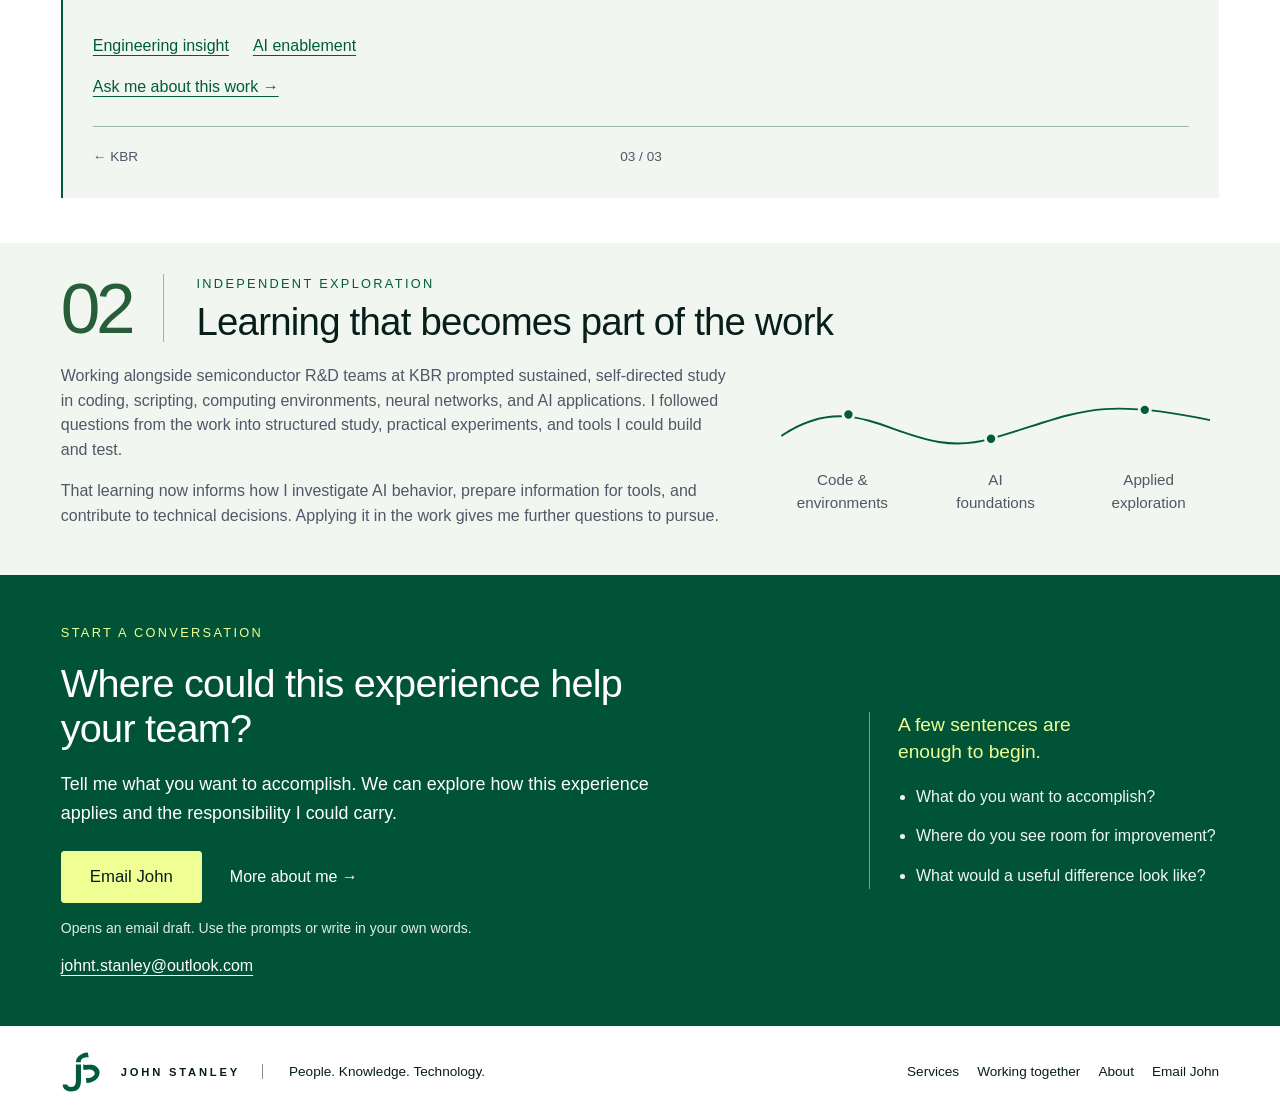
<file: career.html>
<!doctype html>
<html lang="en"><head><meta charset="utf-8"><meta name="viewport" content="width=device-width,initial-scale=1"><title>Growing depth. Expanding responsibility. | John Stanley</title><meta name="description" content="John Stanley’s progression from manufacturing and transportation documentation to semiconductor R&amp;D and equipment engineering: team capability, discovery, systems, and delivery."><meta name="theme-color" content="#005439"><meta name="site-revision" content="13"><link rel="canonical" href="https://johntstanley.com/career.html"><meta property="og:url" content="https://johntstanley.com/career.html"><meta property="og:type" content="website"><meta property="og:site_name" content="John Stanley"><meta property="og:locale" content="en_US"><meta property="og:title" content="Growing depth. Expanding responsibility. | John Stanley"><meta property="og:description" content="John Stanley’s progression from manufacturing and transportation documentation to semiconductor R&amp;D and equipment engineering: team capability, discovery, systems, and delivery."><meta property="og:image" content="https://johntstanley.com/assets/social-preview.png"><meta property="og:image:width" content="1200"><meta property="og:image:height" content="630"><meta property="og:image:alt" content="John Stanley — Clarity for complex work. Engineering insight, AI enablement, and systems for delivery."><meta name="twitter:card" content="summary_large_image"><meta name="twitter:image" content="https://johntstanley.com/assets/social-preview.png"><meta name="twitter:title" content="Growing depth. Expanding responsibility. | John Stanley"><meta name="twitter:description" content="John Stanley’s progression from manufacturing and transportation documentation to semiconductor R&amp;D and equipment engineering: team capability, discovery, systems, and delivery."><link rel="icon" href="assets/graphics/LOGO.svg"><link rel="stylesheet" href="styles.css?v=13"><link rel="stylesheet" href="graphics.css?v=13"><link rel="stylesheet" href="revision4.css?v=13"><link rel="stylesheet" href="revision5.css?v=13"><link rel="stylesheet" href="revision6.css?v=13"><link rel="stylesheet" href="revision7.css?v=13"><link rel="stylesheet" href="revision8.css?v=13"><link rel="stylesheet" href="revision9.css?v=13"><link rel="stylesheet" href="revision10.css?v=13"><script src="site.js?v=13" defer></script></head><body class="page-career"><a class="skip" href="#main">Skip to content</a><header class="wrap header"><a class="brand" href="index.html" aria-label="John Stanley, home"><img class="brand-logo" src="assets/graphics/LOGO.svg" alt="" width="52" height="52"><span>JOHN STANLEY</span></a><nav aria-label="Main navigation"><details class="explore desktop-menu"><summary>Services <span aria-hidden="true">↓</span></summary><div class="menu"><a href="engineering-insight.html">Engineering insight</a><a href="ai-enablement.html">AI enablement</a><a href="systems-for-delivery.html">Systems for delivery</a></div></details><div class="nav-links"><a href="career.html" aria-current="page">Career</a><a href="about.html">About</a></div><details class="explore mobile-menu"><summary>Menu <span aria-hidden="true">↓</span></summary><div class="menu"><p class="menu-label">Services</p><a href="engineering-insight.html">Engineering insight</a><a href="ai-enablement.html">AI enablement</a><a href="systems-for-delivery.html">Systems for delivery</a><div class="menu-background"><a href="career.html" aria-current="page">Career</a><a href="about.html">About</a></div><a href="index.html">Home</a><a class="button" href="#conversation">Let’s talk</a></div></details><span class="header-contact"><a class="button outline" href="#conversation">Let’s talk</a></span></nav></header><main id="main"><div class="wrap breadcrumb"><a href="index.html">Home</a><span>/</span>Career</div><section class="wrap hero"><div class="hero-copy"><p class="eyebrow">Career</p><h1>Growing depth. Expanding responsibility.</h1><p>My foundation was product-support documentation in manufacturing and transportation. At KBR, I moved into semiconductor R&amp;D; at Lam Research, into semiconductor equipment engineering. My responsibilities grew with that technical depth: coordinating delivery, developing team capability, investigating engineering work, and guiding improvements across groups.</p></div><div class="hero-visual"><svg class="hero-art hero-art-career" viewBox="0 0 600 480" role="img" aria-label="Growing scope and responsibility"><image href="assets/graphics/Career%20-%20Glass%20Artwork%20v1.webp" x="65" y="0" width="470" height="470"/></svg></div></section><section class="wrap journey"><div class="journey-heading"><span class="number">01</span><div><p class="eyebrow">Experience behind the services</p><p>Chapter start years · Select a chapter to explore.</p></div></div><div class="timeline" aria-label="Career chapters"><a class="chapter-tab" id="tab-0" href="#chapter-0" data-chapter="0"><span class="year">2015</span><span class="timeline-node"></span><img class="glyph" src="assets/graphics/Career%20-%20Production.svg" alt="" width="180" height="180" loading="lazy"><strong>O’Neil & Associates</strong><span class="chapter-caption">Making knowledge work in production</span></a><a class="chapter-tab" id="tab-1" href="#chapter-1" data-chapter="1"><span class="year">2020</span><span class="timeline-node"></span><img class="glyph" src="assets/graphics/Career%20-%20Audiences.svg" alt="" width="180" height="180" loading="lazy"><strong>KBR</strong><span class="chapter-caption">Making complex work meaningful to different audiences</span></a><a class="chapter-tab" id="tab-2" href="#chapter-2" data-chapter="2"><span class="year">2022</span><span class="timeline-node"></span><img class="glyph" src="assets/graphics/Career%20-%20Programs.svg" alt="" width="180" height="180" loading="lazy"><strong>Lam Research</strong><span class="chapter-caption">Building the capability behind engineering work</span></a></div><article class="chapter-panel tint" id="chapter-0" aria-labelledby="tab-0" tabindex="0"><div class="chapter-content"><div><p class="eyebrow">Chapter 01</p><h2>Making knowledge work in production</h2><p>Writers, illustrators, engineers, and customers each held part of what a technical publication needed. I led projects that brought their contributions together, taking responsibility for assignments, schedules, customer communication, reviews, and delivery.</p><p>For a major rail program, I led the documentation, illustration, and content-management work. Working with software and subject-matter specialists, I helped establish an authoring environment integrated with a custom content-management system. It was in full production before handoff.</p><p>Improving those structures became a recurring part of my contribution. On a major documentation iteration, changes to the operating model reduced required resources by approximately 50%. The improved approach carried into subsequent work, lowering customer cost while maintaining profitability.</p><a class="text-link" href="systems-for-delivery.html">Explore: Building the systems behind delivery ↗</a></div><figure class="chapter-graphic production-diagram"><div class="diagram-stages"><span>Technical<br>contributions</span><span>Authoring &amp;<br>content systems</span><span>Production<br>&amp; delivery</span></div><svg viewBox="0 0 360 100" aria-hidden="true" fill="none" stroke="currentColor" stroke-width="1.5"><rect x="10" y="20" width="70" height="60" rx="5"/><path d="M25 38H65M25 50H58M25 62H65M80 50H143M134 43L143 50L134 57"/><rect x="145" y="20" width="70" height="60" rx="5"/><path d="M160 38H200M160 50H193M160 62H200M215 50H278M269 43L278 50L269 57"/><circle cx="315" cy="50" r="32"/><path d="M300 50L311 61L332 38"/></svg><figcaption>A working environment.<br>Knowledge ready for delivery.</figcaption></figure></div><div class="chapter-controls"><span></span><span>01 / 03</span><button data-select="1">KBR →</button></div></article><article class="chapter-panel tint" id="chapter-1" aria-labelledby="tab-1" tabindex="0"><div class="chapter-content"><div><p class="eyebrow">Chapter 02</p><h2>Making complex work meaningful to different audiences</h2><p>Advanced R&amp;D brought together hardware, software, firmware, and semiconductor specialists. I worked closely with those teams to understand their contributions and maintain technical program accounts for audiences with different disclosure requirements, preserving technical meaning in each.</p><p>I led documentation and contractual reporting across multiple programs, coordinating technical input, validation, reviews, and submission. I also co-led the first phase of a cloud emulation discovery study with a lead engineer. We developed the research approach, gathered requirements, engaged providers, and evaluated infrastructure options. Our recommendations were adopted for the next phase of development.</p><p>I designed and built an inventory system for hundreds of assets across multiple sites, connecting asset tracking, sign-offs, and reconciliation. The typical physical-audit cycle fell from approximately one month to one week.</p><a class="text-link" href="engineering-insight.html">Explore: Engineering insight that informs investment ↗</a></div><figure class="chapter-graphic audiences-diagram"><div class="audiences-label">Specialist contributions</div><svg viewBox="0 0 360 170" aria-hidden="true" fill="none" stroke="currentColor" stroke-width="1.5"><path d="M65 20L165 65M180 20V65M295 20L195 65"/><g fill="currentColor"><circle cx="65" cy="20" r="5"/><circle cx="180" cy="20" r="5"/><circle cx="295" cy="20" r="5"/></g><rect x="155" y="65" width="50" height="42" rx="4"/><path d="M166 80H194M166 91H187M180 107V123M180 123H75V145M180 123H285V145"/><g fill="currentColor"><circle cx="75" cy="145" r="5"/><circle cx="285" cy="145" r="5"/></g></svg><figcaption><span>One<br>audience</span><span>Another<br>audience</span></figcaption><p>Coherent meaning.<br>Appropriate to each audience.</p></figure></div><div class="chapter-controls"><button data-select="0">← O’Neil & Associates</button><span>02 / 03</span><button data-select="2">Lam Research →</button></div></article><article class="chapter-panel tint" id="chapter-2" aria-labelledby="tab-2" tabindex="0"><div class="chapter-content"><div><p class="eyebrow">Chapter 03</p><h2>Building the capability behind engineering work</h2><p class="chapter-intro">At Lam Research, my responsibilities grew from engineering documentation practices to cross-group coordination, systems advice, and an investigation for engineering leadership.</p><ul class="chapter-highlights"><li><strong>Engineering investigation.</strong> Led a study across engineering product groups, bringing together engineering perspectives to understand workflow challenges and develop recommendations for leadership.</li><li><strong>Team capability and delivery.</strong> Developed the team’s engineering templates, created writer guidance, and trained writers. Coordinated revisions to nearly 200 engineering documents, bringing document owners and writers together across multiple teams.</li><li><strong>Systems and practical AI use.</strong> Advised on document review and approval system development, built and published an AI support website and team sites, and helped AI tools use engineering information more consistently.</li></ul><p class="chapter-ongoing">My ongoing work includes system guidance, process and tool assistance for writers, and systemic document control across content management systems.</p><details class="chapter-detail"><summary>Read the contributions and ongoing work in more detail</summary><div class="chapter-detail-copy"><p>At Lam Research, my work expanded into semiconductor-manufacturing equipment and company-wide engineering standards. Within the Engineering Standards Team, my responsibilities grew from establishing consistent documentation practices to coordinating work across product groups, advising on systems, and leading an investigation for engineering leadership.</p><h3>Establishing practices and coordinating delivery.</h3><p>I developed the team’s engineering templates, created writer guidance, and trained writers. I also coordinated revisions to nearly 200 engineering documents, bringing document owners and writers together across multiple teams.</p><h3>Turning engineering experience into leadership direction.</h3><p>I planned and led a study of day-to-day engineering work across global product groups. Through conversations with engineers, I examined how the work was carried out and where improvements could help. I brought their accounts together into findings and recommendations for engineering leadership.</p><h3>Making systems and AI useful in practice.</h3><p>I advised on document review and approval system development, from requirements through testing and deployment. I built and published an AI support website and team sites to help people find and use technical guidance. Through collaborative testing, I helped refine templates, data structures, and interpretation guidance so AI tools could use engineering information more consistently. When changes to the tools were needed, I contributed findings to guide their development.</p><h3>Ongoing work and exploration</h3><p>My ongoing work builds on these foundations: improving review system guidance, developing and testing AI assistance for writers, and strengthening document control. Through related documentation and engineering AI efforts, I am exploring how consistent, authoritative information can become easier for engineers to find, understand, and apply.</p></div></details><div class="chapter-services" aria-label="Related services"><a class="text-link" href="engineering-insight.html">Engineering insight</a><a class="text-link" href="ai-enablement.html">AI enablement</a></div><a class="text-link chapter-question" href="mailto:johnt.stanley@outlook.com?subject=Let%27s%20talk%20about%20where%20your%20experience%20could%20help&body=Hi%20John%2C%0D%0A%0D%0AWhat%20we%20want%20to%20accomplish%3A%0D%0A%0D%0AWhere%20we%20see%20room%20for%20improvement%3A%0D%0A%0D%0AWhat%20a%20useful%20difference%20would%20look%20like%3A%0D%0A">Ask me about this work →</a></div><figure class="chapter-graphic connection-diagram"><div class="connection-inputs"><span>Team<br>capability</span><span>Shared<br>practices</span><span>Engineering<br>perspectives</span></div><svg viewBox="0 0 140 180" aria-hidden="true" fill="none" stroke="currentColor" stroke-width="1.6"><path d="M8 20C72 20 58 90 125 90M8 90H125M8 160C72 160 58 90 125 90"/><g fill="currentColor"><circle cx="8" cy="20" r="4"/><circle cx="8" cy="90" r="4"/><circle cx="8" cy="160" r="4"/><circle cx="125" cy="90" r="7"/></g></svg><figcaption>Useful systems.<br>Informed direction.</figcaption></figure></div><div class="chapter-controls"><button data-select="1">← KBR</button><span>03 / 03</span><span></span></div></article></section><section class="tint learning"><div class="wrap"><div class="journey-heading"><span class="number">02</span><div><p class="eyebrow">Independent exploration</p><h2>Learning that becomes part of the work</h2></div></div><div class="learning-grid"><div><p>Working alongside semiconductor R&amp;D teams at KBR prompted sustained, self-directed study in coding, scripting, computing environments, neural networks, and AI applications. I followed questions from the work into structured study, practical experiments, and tools I could build and test.</p><p>That learning now informs how I investigate AI behavior, prepare information for tools, and contribute to technical decisions. Applying it in the work gives me further questions to pursue.</p></div><div class="learning-thread"><figure class="learning-diagram"><svg viewBox="0 0 480 80" aria-hidden="true" fill="none" stroke="currentColor" stroke-width="2"><path d="M10 45C100-15 142 75 235 48S345 2 470 28"/><g fill="currentColor" stroke="var(--sage)" stroke-width="3"><circle cx="82" cy="22" r="6"/><circle cx="235" cy="48" r="6"/><circle cx="400" cy="17" r="6"/></g></svg><figcaption><span>Code &amp;<br>environments</span><span>AI<br>foundations</span><span>Applied<br>exploration</span></figcaption></figure></div></div></div></section><section class="closing" id="conversation" aria-labelledby="conversation-title"><div class="wrap"><div><p class="eyebrow">Start a conversation</p><h2 id="conversation-title">Where could this experience help your team?</h2><p>Tell me what you want to accomplish. We can explore how this experience applies and the responsibility I could carry.</p><div class="closing-actions"><a class="button lime" href="mailto:johnt.stanley@outlook.com?subject=Let%27s%20talk%20about%20where%20your%20experience%20could%20help&amp;body=Hi%20John%2C%0D%0A%0D%0AWhat%20we%20want%20to%20accomplish%3A%0D%0A%0D%0AWhere%20we%20see%20room%20for%20improvement%3A%0D%0A%0D%0AWhat%20a%20useful%20difference%20would%20look%20like%3A%0D%0A">Email John</a><a class="closing-related" href="about.html">More about me →</a></div><p class="email-note">Opens an email draft. Use the prompts or write in your own words.</p><a class="contact-email" href="mailto:johnt.stanley@outlook.com">johnt.stanley@outlook.com</a></div><aside class="conversation-guide" aria-label="Ideas for your first message"><p>A few sentences are enough to begin.</p><ul><li>What do you want to accomplish?</li><li>Where do you see room for improvement?</li><li>What would a useful difference look like?</li></ul></aside></div></section></main><footer class="wrap footer"><a class="brand" href="index.html"><img class="brand-logo" src="assets/graphics/LOGO.svg" alt="" width="52" height="52"><span>JOHN STANLEY</span></a><span>People. Knowledge. Technology.</span><div class="footer-links"><a href="index.html#services">Services</a><a href="index.html#working-together">Working together</a><a href="about.html">About</a><a href="mailto:johnt.stanley@outlook.com">Email John</a></div></footer></body></html>
</file>
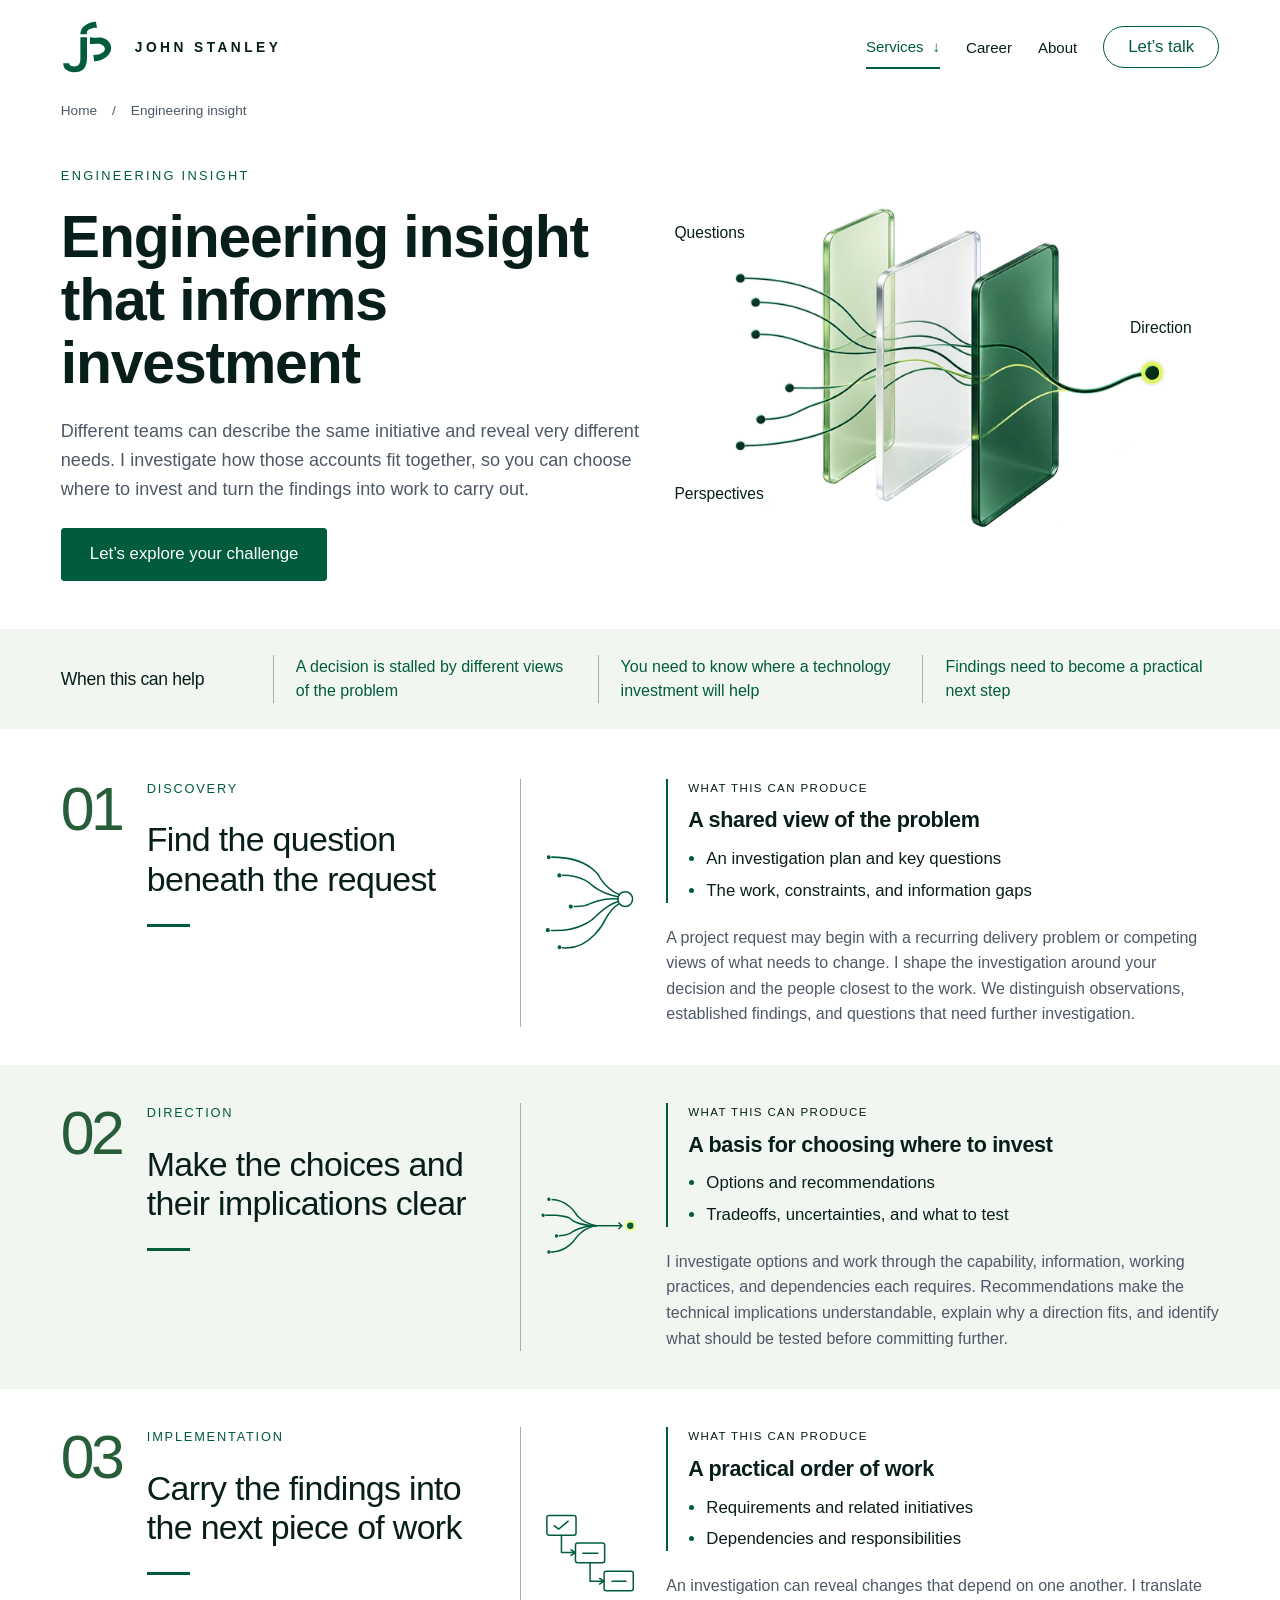
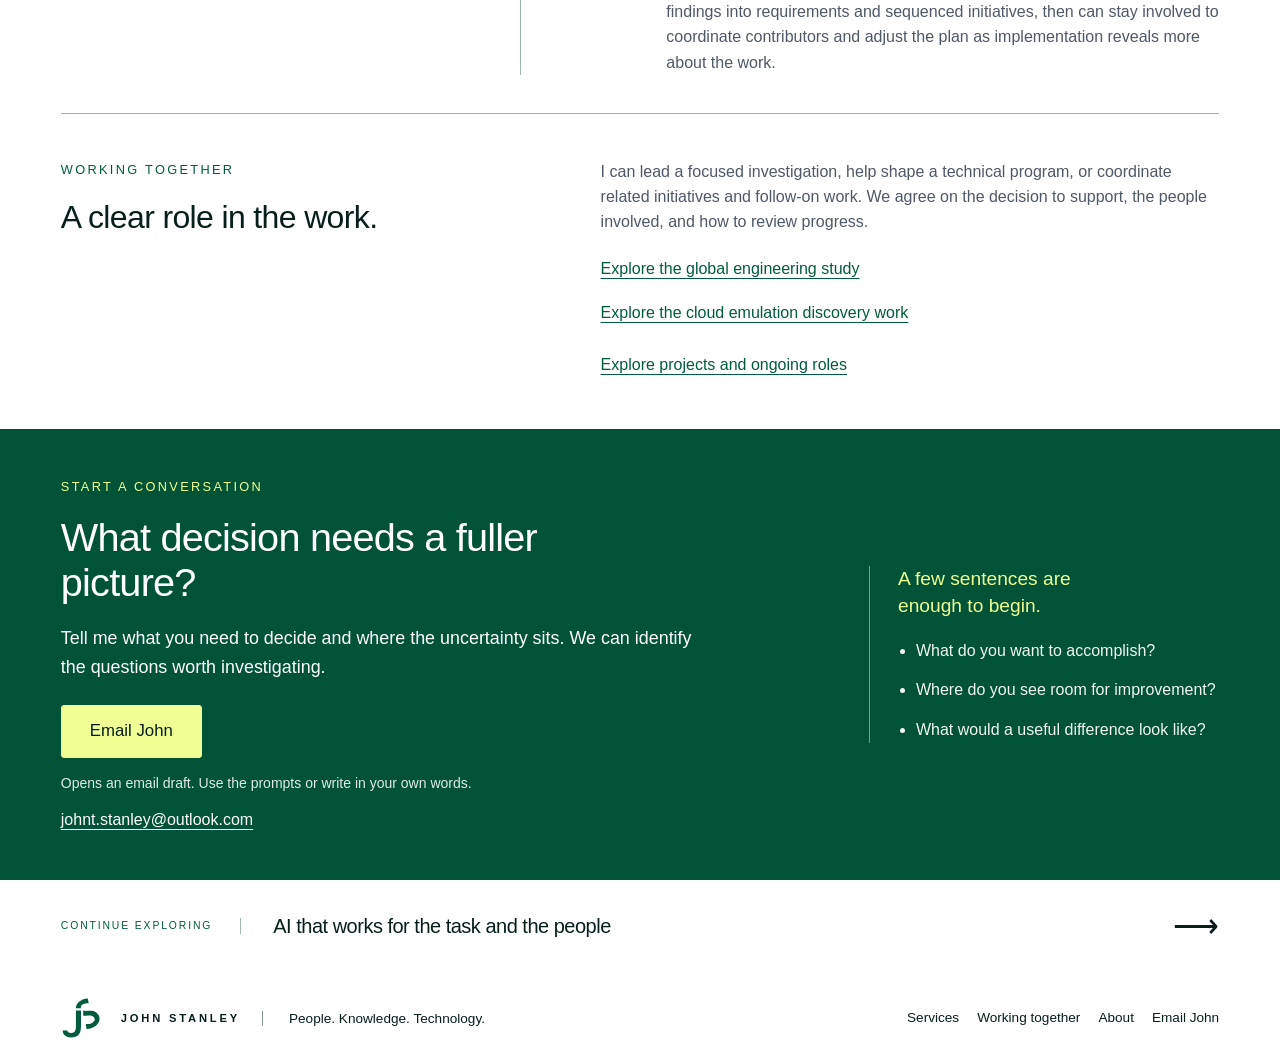
<file: engineering-insight.html>
<!doctype html>
<html lang="en"><head><meta charset="utf-8"><meta name="viewport" content="width=device-width,initial-scale=1"><title>Engineering insight that informs investment | John Stanley</title><meta name="description" content="Investigate how work happens across teams, establish engineering priorities, and connect findings with decisions and coordinated implementation."><meta name="theme-color" content="#005439"><meta name="site-revision" content="13"><link rel="canonical" href="https://johntstanley.com/engineering-insight.html"><meta property="og:url" content="https://johntstanley.com/engineering-insight.html"><meta property="og:type" content="website"><meta property="og:site_name" content="John Stanley"><meta property="og:locale" content="en_US"><meta property="og:title" content="Engineering insight that informs investment | John Stanley"><meta property="og:description" content="Investigate how work happens across teams, establish engineering priorities, and connect findings with decisions and coordinated implementation."><meta property="og:image" content="https://johntstanley.com/assets/social-preview.png"><meta property="og:image:width" content="1200"><meta property="og:image:height" content="630"><meta property="og:image:alt" content="John Stanley — Clarity for complex work. Engineering insight, AI enablement, and systems for delivery."><meta name="twitter:card" content="summary_large_image"><meta name="twitter:image" content="https://johntstanley.com/assets/social-preview.png"><meta name="twitter:title" content="Engineering insight that informs investment | John Stanley"><meta name="twitter:description" content="Investigate how work happens across teams, establish engineering priorities, and connect findings with decisions and coordinated implementation."><link rel="icon" href="assets/graphics/LOGO.svg"><link rel="stylesheet" href="styles.css?v=13"><link rel="stylesheet" href="graphics.css?v=13"><link rel="stylesheet" href="revision4.css?v=13"><link rel="stylesheet" href="revision5.css?v=13"><link rel="stylesheet" href="revision6.css?v=13"><link rel="stylesheet" href="revision7.css?v=13"><link rel="stylesheet" href="revision8.css?v=13"><link rel="stylesheet" href="revision9.css?v=13"><link rel="stylesheet" href="revision10.css?v=13"><script src="site.js?v=13" defer></script></head><body class="page-engineering-insight"><a class="skip" href="#main">Skip to content</a><header class="wrap header"><a class="brand" href="index.html" aria-label="John Stanley, home"><img class="brand-logo" src="assets/graphics/LOGO.svg" alt="" width="52" height="52"><span>JOHN STANLEY</span></a><nav aria-label="Main navigation"><details class="explore desktop-menu service-active"><summary>Services <span aria-hidden="true">↓</span></summary><div class="menu"><a href="engineering-insight.html" aria-current="page">Engineering insight</a><a href="ai-enablement.html">AI enablement</a><a href="systems-for-delivery.html">Systems for delivery</a></div></details><div class="nav-links"><a href="career.html">Career</a><a href="about.html">About</a></div><details class="explore mobile-menu"><summary>Menu <span aria-hidden="true">↓</span></summary><div class="menu"><p class="menu-label">Services</p><a href="engineering-insight.html" aria-current="page">Engineering insight</a><a href="ai-enablement.html">AI enablement</a><a href="systems-for-delivery.html">Systems for delivery</a><div class="menu-background"><a href="career.html">Career</a><a href="about.html">About</a></div><a href="index.html">Home</a><a class="button" href="#conversation">Let’s talk</a></div></details><span class="header-contact"><a class="button outline" href="#conversation">Let’s talk</a></span></nav></header><main id="main"><div class="wrap breadcrumb"><a href="index.html">Home</a><span>/</span>Engineering insight</div><section class="wrap hero"><div class="hero-copy"><p class="eyebrow">Engineering insight</p><h1>Engineering insight that informs investment</h1><p>Different teams can describe the same initiative and reveal very different needs. I investigate how those accounts fit together, so you can choose where to invest and turn the findings into work to carry out.</p><a class="button" href="#conversation">Let’s explore your challenge</a></div><div class="hero-visual"><svg class="hero-art hero-art-engineering" viewBox="0 0 600 480" role="img" aria-label="Questions and perspectives converge into direction"><image href="assets/graphics/Insights%20-%20Glass%20Artwork%20v1.webp" x="45" y="48" width="510" height="382.5"/><text x="7" y="93" class="hero-label">Questions</text><text x="7" y="377" class="hero-label">Perspectives</text><text x="503" y="196" class="hero-label">Direction</text></svg></div></section><section class="service-start tint"><div class="wrap"><h2>When this can help</h2><ul><li>A decision is stalled by different views of the problem</li><li>You need to know where a technology investment will help</li><li>Findings need to become a practical next step</li></ul></div></section><section class="editorial "><div class="wrap editorial-grid"><span class="number">01</span><div class="section-title"><p class="eyebrow">Discovery</p><h2>Find the question beneath the request</h2><span class="short-rule"></span></div><div class="diagram"><img class="glyph" src="assets/graphics/Insights%20-%2001.svg" alt="" width="180" height="180" loading="lazy"></div><div class="body-copy"><div class="useful-output"><p class="eyebrow">What this can produce</p><h3>A shared view of the problem</h3><ul><li>An investigation plan and key questions</li><li>The work, constraints, and information gaps</li></ul></div><p>A project request may begin with a recurring delivery problem or competing views of what needs to change. I shape the investigation around your decision and the people closest to the work. We distinguish observations, established findings, and questions that need further investigation.</p></div></div></section><section class="editorial tint"><div class="wrap editorial-grid"><span class="number">02</span><div class="section-title"><p class="eyebrow">Direction</p><h2>Make the choices and their implications clear</h2><span class="short-rule"></span></div><div class="diagram"><img class="glyph" src="assets/graphics/Insights%20-%2002.svg" alt="" width="180" height="180" loading="lazy"></div><div class="body-copy"><div class="useful-output"><p class="eyebrow">What this can produce</p><h3>A basis for choosing where to invest</h3><ul><li>Options and recommendations</li><li>Tradeoffs, uncertainties, and what to test</li></ul></div><p>I investigate options and work through the capability, information, working practices, and dependencies each requires. Recommendations make the technical implications understandable, explain why a direction fits, and identify what should be tested before committing further.</p></div></div></section><section class="editorial "><div class="wrap editorial-grid"><span class="number">03</span><div class="section-title"><p class="eyebrow">Implementation</p><h2>Carry the findings into the next piece of work</h2><span class="short-rule"></span></div><div class="diagram"><img class="glyph" src="assets/graphics/Insights%20-%20Implementation.svg" alt="" width="180" height="180" loading="lazy"></div><div class="body-copy"><div class="useful-output"><p class="eyebrow">What this can produce</p><h3>A practical order of work</h3><ul><li>Requirements and related initiatives</li><li>Dependencies and responsibilities</li></ul></div><p>An investigation can reveal changes that depend on one another. I translate findings into requirements and sequenced initiatives, then can stay involved to coordinate contributors and adjust the plan as implementation reveals more about the work.</p></div></div></section><section class="wrap service-scope"><div><p class="eyebrow">Working together</p><h2>A clear role in the work.</h2></div><div><p>I can lead a focused investigation, help shape a technical program, or coordinate related initiatives and follow-on work. We agree on the decision to support, the people involved, and how to review progress.</p><div class="scope-links"><a class="text-link" href="career.html#chapter-2">Explore the global engineering study</a><a class="text-link" href="career.html#chapter-1">Explore the cloud emulation discovery work</a><a class="text-link working-role-link" href="index.html#working-together">Explore projects and ongoing roles</a></div></div></section><section class="closing" id="conversation" aria-labelledby="conversation-title"><div class="wrap"><div><p class="eyebrow">Start a conversation</p><h2 id="conversation-title">What decision needs a fuller picture?</h2><p>Tell me what you need to decide and where the uncertainty sits. We can identify the questions worth investigating.</p><div class="closing-actions"><a class="button lime" href="mailto:johnt.stanley@outlook.com?subject=Let%27s%20talk%20about%20discovery%20and%20planning&amp;body=Hi%20John%2C%0D%0A%0D%0AWhat%20we%20want%20to%20accomplish%3A%0D%0A%0D%0AWhere%20we%20see%20room%20for%20improvement%3A%0D%0A%0D%0AWhat%20a%20useful%20difference%20would%20look%20like%3A%0D%0A">Email John</a></div><p class="email-note">Opens an email draft. Use the prompts or write in your own words.</p><a class="contact-email" href="mailto:johnt.stanley@outlook.com">johnt.stanley@outlook.com</a></div><aside class="conversation-guide" aria-label="Ideas for your first message"><p>A few sentences are enough to begin.</p><ul><li>What do you want to accomplish?</li><li>Where do you see room for improvement?</li><li>What would a useful difference look like?</li></ul></aside></div></section><a class="wrap related" href="ai-enablement.html"><span class="eyebrow">Continue exploring</span><span>AI that works for the task and the people</span><span aria-hidden="true">⟶</span></a></main><footer class="wrap footer"><a class="brand" href="index.html"><img class="brand-logo" src="assets/graphics/LOGO.svg" alt="" width="52" height="52"><span>JOHN STANLEY</span></a><span>People. Knowledge. Technology.</span><div class="footer-links"><a href="index.html#services">Services</a><a href="index.html#working-together">Working together</a><a href="about.html">About</a><a href="mailto:johnt.stanley@outlook.com">Email John</a></div></footer></body></html>
</file>
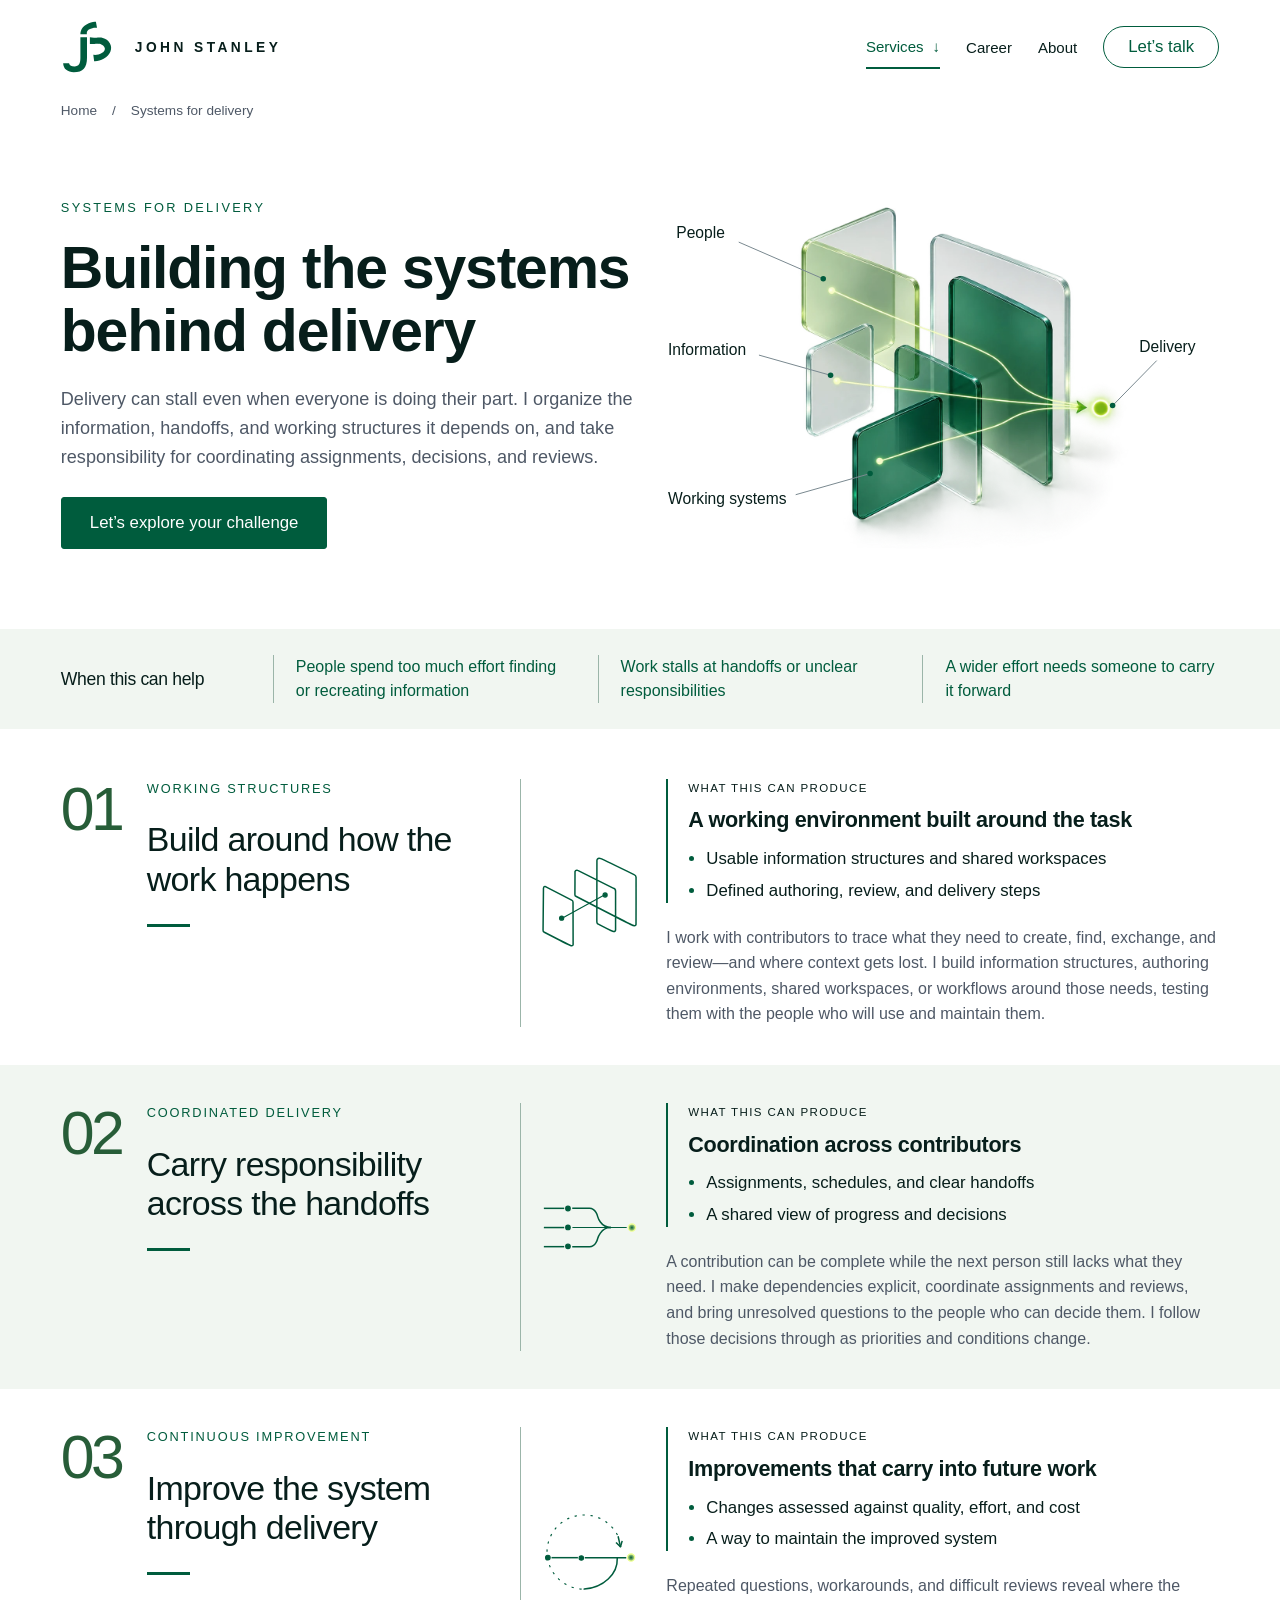
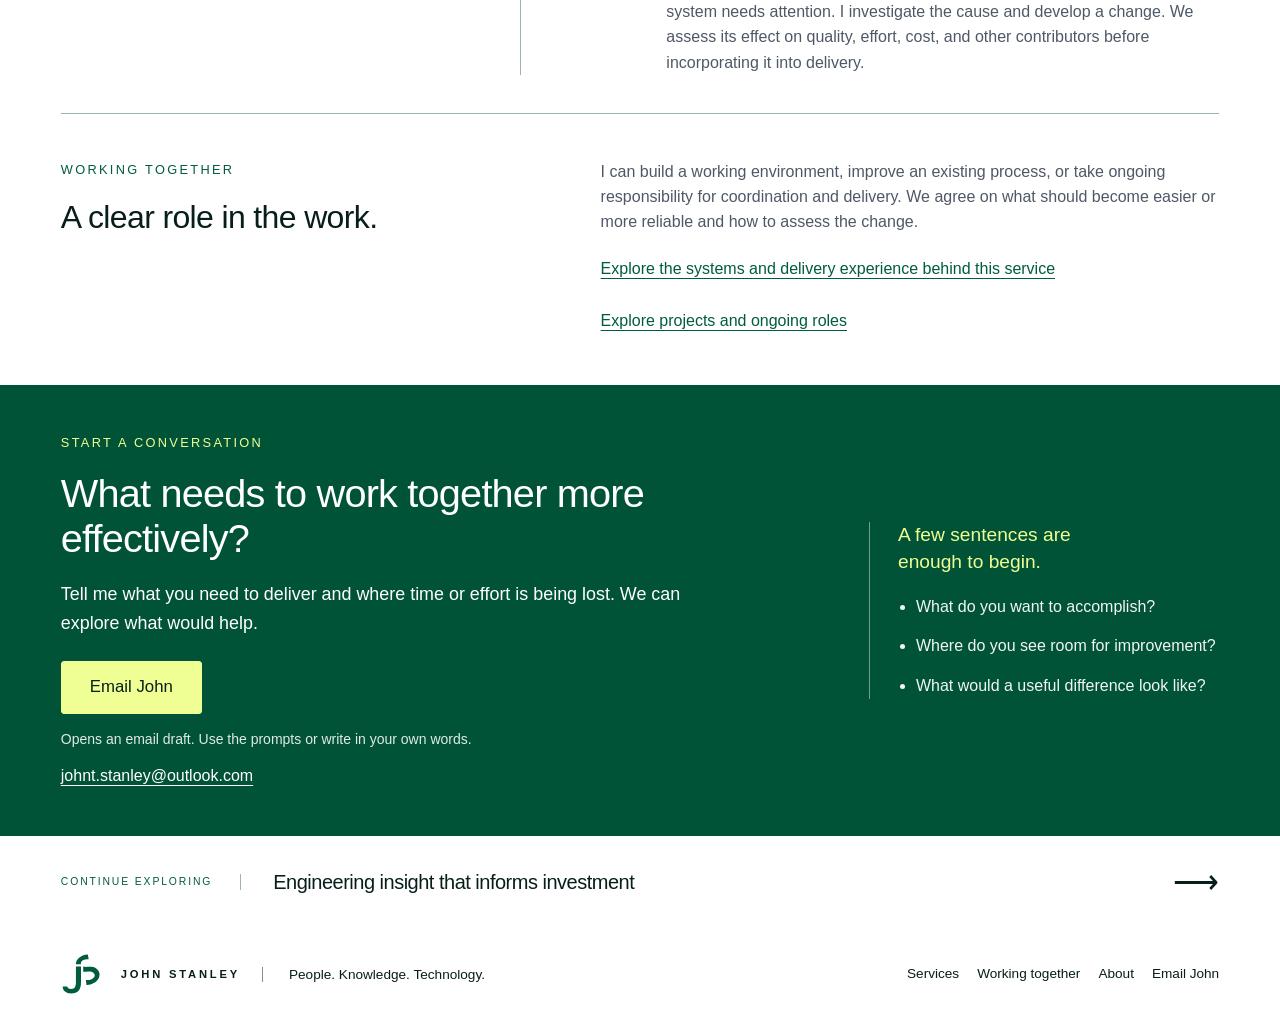
<file: systems-for-delivery.html>
<!doctype html>
<html lang="en"><head><meta charset="utf-8"><meta name="viewport" content="width=device-width,initial-scale=1"><title>Building the systems behind delivery | John Stanley</title><meta name="description" content="Connect information, responsibilities, and workflows across teams, coordinate execution, and improve the approach through delivery."><meta name="theme-color" content="#005439"><meta name="site-revision" content="13"><link rel="canonical" href="https://johntstanley.com/systems-for-delivery.html"><meta property="og:url" content="https://johntstanley.com/systems-for-delivery.html"><meta property="og:type" content="website"><meta property="og:site_name" content="John Stanley"><meta property="og:locale" content="en_US"><meta property="og:title" content="Building the systems behind delivery | John Stanley"><meta property="og:description" content="Connect information, responsibilities, and workflows across teams, coordinate execution, and improve the approach through delivery."><meta property="og:image" content="https://johntstanley.com/assets/social-preview.png"><meta property="og:image:width" content="1200"><meta property="og:image:height" content="630"><meta property="og:image:alt" content="John Stanley — Clarity for complex work. Engineering insight, AI enablement, and systems for delivery."><meta name="twitter:card" content="summary_large_image"><meta name="twitter:image" content="https://johntstanley.com/assets/social-preview.png"><meta name="twitter:title" content="Building the systems behind delivery | John Stanley"><meta name="twitter:description" content="Connect information, responsibilities, and workflows across teams, coordinate execution, and improve the approach through delivery."><link rel="icon" href="assets/graphics/LOGO.svg"><link rel="stylesheet" href="styles.css?v=13"><link rel="stylesheet" href="graphics.css?v=13"><link rel="stylesheet" href="revision4.css?v=13"><link rel="stylesheet" href="revision5.css?v=13"><link rel="stylesheet" href="revision6.css?v=13"><link rel="stylesheet" href="revision7.css?v=13"><link rel="stylesheet" href="revision8.css?v=13"><link rel="stylesheet" href="revision9.css?v=13"><link rel="stylesheet" href="revision10.css?v=13"><script src="site.js?v=13" defer></script></head><body class="page-systems-for-delivery"><a class="skip" href="#main">Skip to content</a><header class="wrap header"><a class="brand" href="index.html" aria-label="John Stanley, home"><img class="brand-logo" src="assets/graphics/LOGO.svg" alt="" width="52" height="52"><span>JOHN STANLEY</span></a><nav aria-label="Main navigation"><details class="explore desktop-menu service-active"><summary>Services <span aria-hidden="true">↓</span></summary><div class="menu"><a href="engineering-insight.html">Engineering insight</a><a href="ai-enablement.html">AI enablement</a><a href="systems-for-delivery.html" aria-current="page">Systems for delivery</a></div></details><div class="nav-links"><a href="career.html">Career</a><a href="about.html">About</a></div><details class="explore mobile-menu"><summary>Menu <span aria-hidden="true">↓</span></summary><div class="menu"><p class="menu-label">Services</p><a href="engineering-insight.html">Engineering insight</a><a href="ai-enablement.html">AI enablement</a><a href="systems-for-delivery.html" aria-current="page">Systems for delivery</a><div class="menu-background"><a href="career.html">Career</a><a href="about.html">About</a></div><a href="index.html">Home</a><a class="button" href="#conversation">Let’s talk</a></div></details><span class="header-contact"><a class="button outline" href="#conversation">Let’s talk</a></span></nav></header><main id="main"><div class="wrap breadcrumb"><a href="index.html">Home</a><span>/</span>Systems for delivery</div><section class="wrap hero"><div class="hero-copy"><p class="eyebrow">Systems for delivery</p><h1>Building the systems behind delivery</h1><p>Delivery can stall even when everyone is doing their part. I organize the information, handoffs, and working structures it depends on, and take responsibility for coordinating assignments, decisions, and reviews.</p><a class="button" href="#conversation">Let’s explore your challenge</a></div><div class="hero-visual"><svg class="hero-art hero-art-systems" viewBox="0 0 600 480" role="img" aria-label="People, information and working systems connect to delivery"><image href="assets/graphics/Systems%20-%20Glass%20Artwork%20v1.webp" x="45" y="48" width="510" height="382.5"/><path d="M77 97 L169 137" class="leader"/><circle cx="169" cy="137" r="3" class="leader-dot"/><text x="9" y="93" class="hero-label">People</text><path d="M99 220 L177 242" class="leader"/><circle cx="177" cy="242" r="3" class="leader-dot"/><text x="0" y="220" class="hero-label">Information</text><path d="M139 372 L220 349" class="leader"/><circle cx="220" cy="349" r="3" class="leader-dot"/><text x="0" y="382" class="hero-label">Working systems</text><path d="M532 226 L484 275" class="leader"/><circle cx="484" cy="275" r="3" class="leader-dot"/><text x="513" y="217" class="hero-label">Delivery</text></svg></div></section><section class="service-start tint"><div class="wrap"><h2>When this can help</h2><ul><li>People spend too much effort finding or recreating information</li><li>Work stalls at handoffs or unclear responsibilities</li><li>A wider effort needs someone to carry it forward</li></ul></div></section><section class="editorial "><div class="wrap editorial-grid"><span class="number">01</span><div class="section-title"><p class="eyebrow">Working structures</p><h2>Build around how the work happens</h2><span class="short-rule"></span></div><div class="diagram"><img class="glyph" src="assets/graphics/Systems%20-%2001.svg" alt="" width="180" height="180" loading="lazy"></div><div class="body-copy"><div class="useful-output"><p class="eyebrow">What this can produce</p><h3>A working environment built around the task</h3><ul><li>Usable information structures and shared workspaces</li><li>Defined authoring, review, and delivery steps</li></ul></div><p>I work with contributors to trace what they need to create, find, exchange, and review—and where context gets lost. I build information structures, authoring environments, shared workspaces, or workflows around those needs, testing them with the people who will use and maintain them.</p></div></div></section><section class="editorial tint"><div class="wrap editorial-grid"><span class="number">02</span><div class="section-title"><p class="eyebrow">Coordinated delivery</p><h2>Carry responsibility across the handoffs</h2><span class="short-rule"></span></div><div class="diagram"><img class="glyph" src="assets/graphics/Systems%20-%2003.svg" alt="" width="180" height="180" loading="lazy"></div><div class="body-copy"><div class="useful-output"><p class="eyebrow">What this can produce</p><h3>Coordination across contributors</h3><ul><li>Assignments, schedules, and clear handoffs</li><li>A shared view of progress and decisions</li></ul></div><p>A contribution can be complete while the next person still lacks what they need. I make dependencies explicit, coordinate assignments and reviews, and bring unresolved questions to the people who can decide them. I follow those decisions through as priorities and conditions change.</p></div></div></section><section class="editorial "><div class="wrap editorial-grid"><span class="number">03</span><div class="section-title"><p class="eyebrow">Continuous improvement</p><h2>Improve the system through delivery</h2><span class="short-rule"></span></div><div class="diagram"><img class="glyph" src="assets/graphics/Systems%20-%2002.svg" alt="" width="180" height="180" loading="lazy"></div><div class="body-copy"><div class="useful-output"><p class="eyebrow">What this can produce</p><h3>Improvements that carry into future work</h3><ul><li>Changes assessed against quality, effort, and cost</li><li>A way to maintain the improved system</li></ul></div><p>Repeated questions, workarounds, and difficult reviews reveal where the system needs attention. I investigate the cause and develop a change. We assess its effect on quality, effort, cost, and other contributors before incorporating it into delivery.</p></div></div></section><section class="wrap service-scope"><div><p class="eyebrow">Working together</p><h2>A clear role in the work.</h2></div><div><p>I can build a working environment, improve an existing process, or take ongoing responsibility for coordination and delivery. We agree on what should become easier or more reliable and how to assess the change.</p><div class="scope-links"><a class="text-link" href="career.html#chapter-0">Explore the systems and delivery experience behind this service</a><a class="text-link working-role-link" href="index.html#working-together">Explore projects and ongoing roles</a></div></div></section><section class="closing" id="conversation" aria-labelledby="conversation-title"><div class="wrap"><div><p class="eyebrow">Start a conversation</p><h2 id="conversation-title">What needs to work together more effectively?</h2><p>Tell me what you need to deliver and where time or effort is being lost. We can explore what would help.</p><div class="closing-actions"><a class="button lime" href="mailto:johnt.stanley@outlook.com?subject=Let%27s%20talk%20about%20systems%20and%20delivery&amp;body=Hi%20John%2C%0D%0A%0D%0AWhat%20we%20want%20to%20accomplish%3A%0D%0A%0D%0AWhere%20we%20see%20room%20for%20improvement%3A%0D%0A%0D%0AWhat%20a%20useful%20difference%20would%20look%20like%3A%0D%0A">Email John</a></div><p class="email-note">Opens an email draft. Use the prompts or write in your own words.</p><a class="contact-email" href="mailto:johnt.stanley@outlook.com">johnt.stanley@outlook.com</a></div><aside class="conversation-guide" aria-label="Ideas for your first message"><p>A few sentences are enough to begin.</p><ul><li>What do you want to accomplish?</li><li>Where do you see room for improvement?</li><li>What would a useful difference look like?</li></ul></aside></div></section><a class="wrap related" href="engineering-insight.html"><span class="eyebrow">Continue exploring</span><span>Engineering insight that informs investment</span><span aria-hidden="true">⟶</span></a></main><footer class="wrap footer"><a class="brand" href="index.html"><img class="brand-logo" src="assets/graphics/LOGO.svg" alt="" width="52" height="52"><span>JOHN STANLEY</span></a><span>People. Knowledge. Technology.</span><div class="footer-links"><a href="index.html#services">Services</a><a href="index.html#working-together">Working together</a><a href="about.html">About</a><a href="mailto:johnt.stanley@outlook.com">Email John</a></div></footer></body></html>
</file>
<file: styles.css>
:root{--ink:#071e1b;--green:#005c3d;--sage:#f1f6f1;--line:#9bb5a9;--body:#4e5866;--lime:#efff94;font-family:Arial,Helvetica,sans-serif;color:var(--ink);background:#fff;font-synthesis:none}*{box-sizing:border-box}html{scroll-behavior:smooth}body{margin:0}a{color:inherit;text-decoration:none}button,summary{font:inherit}button,a,summary{-webkit-tap-highlight-color:transparent}a,button,summary{touch-action:manipulation}button{color:inherit}button,summary{cursor:pointer}a:focus-visible,button:focus-visible,summary:focus-visible,[tabindex]:focus-visible{outline:3px solid #668400;outline-offset:6px}a:hover{color:var(--green)}p{line-height:1.45;margin:0 0 1rem;color:var(--body)}h1,h2,h3{font-weight:500;margin:0;letter-spacing:-.055em;line-height:1.07}h1{font-size:clamp(2.5rem,4.7vw,4.7rem);font-weight:600}h2{font-size:clamp(1.8rem,3vw,2.65rem)}h3{font-size:1.45rem;letter-spacing:-.035em}img{display:block;max-width:100%}.wrap{width:min(1280px,90.5%);margin-inline:auto}.header{display:flex;align-items:center;justify-content:space-between;min-height:94px;gap:24px}.brand{display:flex;align-items:center;gap:24px;font-size:.86rem;font-weight:600;letter-spacing:.25em;white-space:nowrap}.monogram{font-family:Georgia,serif;font-size:2.6rem;font-style:italic;font-weight:400;letter-spacing:-.32em;padding-right:.32em;transform:rotate(-8deg)}nav{display:flex;align-items:center;gap:30px;font-size:.94rem}nav>a:not(.button),summary{padding:12px 0}nav [aria-current]{color:var(--green);border-bottom:2px solid var(--green)}.button{display:inline-flex;align-items:center;justify-content:center;gap:14px;background:var(--green);color:white;padding:15px 28px;border:1px solid var(--green);border-radius:3px;font-size:1.05rem;line-height:1.2;transition:background .18s,transform .18s}.button:hover{background:#003f2b;color:#fff;transform:translateY(-2px)}.button.outline{background:transparent;color:var(--green);border-radius:30px;padding:10px 24px}.button.outline:hover{background:var(--sage)}.button.lime{background:var(--lime);border-color:var(--lime);color:var(--ink)}.button.lime:hover{background:#e1f46d}.explore{position:relative}.explore summary{list-style:none;display:flex;gap:9px}.explore summary::-webkit-details-marker{display:none}.menu{position:absolute;right:0;top:calc(100% + 8px);width:340px;padding:12px 20px;background:white;border:1px solid var(--line);box-shadow:0 12px 40px #082b1812;z-index:10}.menu a{display:block;padding:13px 0;line-height:1.35}.menu a+a{border-top:1px solid #e1e9e3}.eyebrow{text-transform:uppercase;letter-spacing:.28em;font-size:.77rem;font-weight:500;line-height:1.6;color:var(--green);margin-bottom:18px}.breadcrumb{display:flex;gap:15px;font-size:.85rem;color:var(--body);padding-top:9px}.hero{display:grid;grid-template-columns:1.14fr 1fr;align-items:center;gap:24px;padding-top:46px;padding-bottom:55px}.hero-copy{position:relative;z-index:1}.hero-copy h1{margin-bottom:23px}.hero-copy>p:not(.eyebrow){font-size:1.13rem;line-height:1.45}.hero-copy .button{margin-top:9px}.hero-visual{min-width:0}.art{position:relative;overflow:hidden;isolation:isolate;mix-blend-mode:multiply}.art img{position:absolute;max-width:none;height:auto}.green{color:#134d31}.home-hero{position:relative;min-height:550px;padding-top:50px;padding-bottom:105px}.home-copy{position:relative;z-index:2;pointer-events:none}.home-copy a{pointer-events:auto}.home-copy .eyebrow{color:#34434a}.home-copy h1{font-size:clamp(3.6rem,7.8vw,7.3rem);letter-spacing:-.075em;line-height:.99;margin:20px 0 24px}.intro{font-size:1.4rem;line-height:1.35}.specialties{margin-top:28px;margin-bottom:28px}.specialties span{padding:0 10px}.home-visual{position:absolute;width:41%;right:0;top:10px}.home-visual .art{margin:0 7%}.art-label{position:absolute;font-size:.85rem}.label-people{top:15%;left:0}.label-knowledge{top:40%;right:-1%}.label-tech{bottom:10%;right:-1%}.portrait-link{position:absolute;left:46%;bottom:7px;display:flex;align-items:flex-end;gap:18px;z-index:3;font-size:.83rem;line-height:1.4;color:var(--body)}.portrait-link img{width:106px;height:156px;object-fit:cover;object-position:center 38%}.portrait-link strong{display:inline-block;font-size:1rem;font-weight:500;color:var(--ink);margin-bottom:4px}.experience-strip{display:flex;align-items:center;gap:20px;font-size:.74rem;letter-spacing:.17em;text-align:center;line-height:1.7;color:var(--body);padding:32px 0}.experience-strip:before,.experience-strip:after{content:'';height:1px;background:#8c959c;flex:1;min-width:30px}.home-section{padding:42px 0}.tint{background:var(--sage)}.home-grid{display:grid;grid-template-columns:90px .85fr 1.8fr;gap:28px}.number{font-size:4.45rem;font-weight:200;font-family:'Helvetica Neue','Segoe UI',Arial,sans-serif;line-height:1;color:#275d38;letter-spacing:-.06em}.section-title .eyebrow{margin-bottom:21px}.section-title h2{max-width:350px}.short-rule{display:block;width:43px;height:3px;background:var(--green);margin:25px 0 18px}.micro{font-size:.68rem;line-height:1.9;letter-spacing:.28em;color:#28533f}.capabilities{border-left:1px solid var(--line);padding-left:32px}.capability{display:grid;grid-template-columns:150px 1fr;gap:25px;align-items:center;padding:8px 0 20px}.capability+.capability{border-top:1px solid var(--line);padding-top:20px}.capability:last-child{padding-bottom:0}.capability p{margin:5px 0 0}.glyph{display:block;width:100%;max-width:170px;color:#32745a}.dot{fill:var(--green);stroke:none}.experience-grid{grid-template-columns:90px 1.1fr 1.5fr}.experience-links{padding-left:42px;border-left:1px solid var(--line)}.experience-links a{display:flex;justify-content:space-between;align-items:center;gap:20px;padding:15px 0}.experience-links a+a{border-top:1px solid var(--line)}.experience-links h3{font-size:1.35rem}.experience-links p{font-size:.9rem;margin:6px 0 0}.experience-links a>span{font-size:1.8rem;transition:transform .2s}.experience-links a:hover>span{transform:translateX(5px)}.closing{background:#005337;color:white;padding:40px 0}.closing>.wrap{display:grid;grid-template-columns:1fr 175px;gap:30px;align-items:center}.closing h2{font-size:clamp(1.85rem,3.5vw,3.25rem);letter-spacing:-.045em}.closing p{color:white;font-size:1.25rem;margin:12px 0 22px}.closing-mark{display:flex;align-items:center;gap:12px}.closing-mark .glyph{color:#efffbc;width:100px}.closing-mark span{font-size:.55rem;letter-spacing:.23em;line-height:2.3}.footer{display:flex;gap:26px;align-items:center;min-height:83px;font-size:.73rem}.footer .brand{font-size:.64rem;gap:20px}.footer .monogram{font-size:2rem}.footer>.brand+span{border-left:1px solid #81958d;padding-left:26px}.footer-note{margin-left:auto;color:var(--body)}.editorial{padding:32px 0}.editorial-grid{display:grid;grid-template-columns:90px 1.05fr .7fr 1.7fr;gap:27px;align-items:start}.editorial .diagram{align-self:stretch;display:flex;align-items:center;justify-content:center;border-left:1px solid var(--line);padding-left:25px}.body-copy p{line-height:1.42}.body-copy p:last-child{margin-bottom:0}.editorial h2{font-size:clamp(1.7rem,2.9vw,2.55rem)}.related{display:flex;align-items:center;gap:32px;padding-top:27px;padding-bottom:27px}.related .eyebrow{margin:0;border-right:1px solid var(--line);padding-right:28px;font-size:.65rem}.related>span:nth-child(2){font-size:1.25rem;letter-spacing:-.025em}.related>span:last-child{margin-left:auto;font-size:2rem}.related+.footer{border-top:1px solid #e4eae7}.about-portrait{position:relative;width:62%;margin:0 auto;padding:24px 0 0;isolation:isolate}.about-portrait:before{content:'';position:absolute;inset:0 25% 35% -18%;background:#e1eadc;z-index:-1}.about-portrait:after{content:'';position:absolute;inset:55% -24% 9% 70%;background:#e1eadc;z-index:-1}.about-portrait img{width:100%;height:345px;object-fit:cover;object-position:center 42%}.about-portrait figcaption{font-size:.86rem;color:var(--body);line-height:1.5;margin-top:10px}.about-portrait strong{font-weight:500;color:var(--ink);font-size:1.05rem}.page-about .hero{grid-template-columns:1.2fr .9fr}.page-about .hero-copy h1{font-size:clamp(2.5rem,4.55vw,4.3rem)}.page-about .editorial:last-of-type .body-copy p:last-child{color:var(--green);font-size:1.3rem}.journey{padding-top:10px;padding-bottom:25px}.journey-heading{display:flex;gap:32px;align-items:center}.journey-heading>div{border-left:1px solid var(--line);padding-left:32px}.journey-heading .eyebrow{margin-bottom:6px}.journey-heading p{margin-bottom:0}.timeline{display:grid;grid-template-columns:repeat(3,1fr);margin:28px 0}.chapter-tab{border:0;background:none;display:flex;align-items:center;flex-direction:column;padding:0 16px 10px;position:relative;line-height:1.35}.chapter-tab:before{content:'';position:absolute;top:53px;left:0;right:0;height:1px;background:var(--line);z-index:-1}.year{font-size:1.25rem;margin-bottom:14px}.timeline-node{width:22px;height:22px;border:2px solid var(--green);border-radius:50%;background:white;margin-bottom:13px}.chapter-tab[aria-selected=true] .timeline-node{background:var(--lime);border:8px solid var(--green);width:34px;height:34px;margin-top:-6px;margin-bottom:7px;box-shadow:0 0 0 10px #e7eee7}.chapter-tab .glyph{width:55px;height:43px;margin-bottom:12px}.chapter-tab strong{font-size:1.12rem;font-weight:500}.chapter-caption{color:var(--body);font-size:.95rem;max-width:285px;margin-top:8px}.chapter-tab:hover strong{color:var(--green);text-decoration:underline;text-underline-offset:5px}.chapter-panel{padding:26px 30px;border-left:2px solid var(--green)}[hidden]{display:none!important}.chapter-content{display:grid;grid-template-columns:1fr 230px;gap:48px;align-items:center}.chapter-content h2{margin-bottom:18px}.chapter-content>.glyph{max-width:230px}.text-link{color:var(--green);text-decoration:underline;text-underline-offset:4px}.chapter-controls{display:grid;grid-template-columns:1fr auto 1fr;align-items:center;border-top:1px solid var(--line);margin-top:22px;padding-top:14px;font-size:.85rem;color:var(--body)}.chapter-controls button{border:0;background:none;padding:8px 0;text-align:left}.chapter-controls button:last-child{text-align:right}.learning{padding:30px 0}.learning-grid{display:grid;grid-template-columns:1.5fr 1fr;gap:40px;align-items:center;margin-top:20px}.learning-thread{color:#286e50}.learning-thread svg{width:100%;display:block}.learning-thread>div{display:flex;justify-content:space-around;font-size:.83rem;line-height:1.4;color:var(--body)}.skip{position:fixed;top:-100px;left:20px;background:var(--green);color:white;padding:15px;z-index:50}.skip:focus{top:12px}
@media(min-width:1450px){.home-hero{min-height:610px}.home-visual{width:43%}.portrait-link{bottom:10px}.hero{padding-top:55px;padding-bottom:65px}.editorial{padding:42px 0}}
@media(max-width:1100px){.header{min-height:80px}nav{gap:20px}.home-hero{min-height:510px}.home-copy h1{font-size:7.7vw}.intro{font-size:1.22rem}.home-visual{top:35px;width:42%}.portrait-link{left:46%;bottom:0}.home-grid{grid-template-columns:75px .8fr 1.6fr;gap:22px}.capabilities{padding-left:23px}.capability{grid-template-columns:105px 1fr;gap:22px}.editorial-grid{grid-template-columns:75px 1fr .65fr 1.65fr;gap:22px}.body-copy{font-size:.98rem}.closing>.wrap{grid-template-columns:1fr 145px}.chapter-content{grid-template-columns:1fr 190px}.hero-copy>p:not(.eyebrow){font-size:1.05rem}.hero{gap:15px}.about-portrait img{height:320px}}
@media(max-width:800px){.wrap{width:90%}.header{flex-wrap:wrap;padding:16px 0;gap:12px}.brand{font-size:.73rem;gap:18px}nav{gap:18px;font-size:.86rem;flex-wrap:wrap}.header>.brand{margin-right:auto}.header nav{width:100%;justify-content:space-between}.header .button{padding:8px 18px;font-size:.9rem}.menu{right:0;width:min(330px,85vw)}.home-hero{padding-top:32px;min-height:0;padding-bottom:20px;display:grid;grid-template-columns:1fr 1fr}.home-copy{grid-column:1/-1}.home-copy h1{font-size:clamp(3.5rem,10vw,5.6rem);max-width:650px}.intro{font-size:1.2rem}.home-visual{position:relative;width:100%;right:auto;top:auto;grid-column:2;margin-top:12px;align-self:center}.portrait-link{position:static;grid-column:1;grid-row:2;align-self:center;flex-direction:column;align-items:flex-start;gap:12px}.portrait-link img{width:110px;height:160px}.art-label{font-size:.7rem}.specialties{font-size:.65rem;letter-spacing:.2em}.experience-strip{padding:20px 0;font-size:.65rem}.home-grid{grid-template-columns:60px 1fr;gap:20px}.home-grid>.section-title h2 br{display:none}.home-grid>.section-title h2{max-width:none}.home-grid .capabilities,.home-grid .experience-links{grid-column:2;padding-left:0;border:0}.micro{display:none}.number{font-size:3.5rem}.home-section{padding:30px 0}.section-title .eyebrow{margin-bottom:12px}.short-rule{margin:20px 0 10px}.capability{grid-template-columns:85px 1fr}.capability h3{font-size:1.3rem}.closing>.wrap{grid-template-columns:1fr}.closing-mark{display:none}.footer{flex-wrap:wrap;padding:22px 0;gap:16px}.footer-note{width:100%;margin-left:0}.footer>.brand+span{padding-left:16px}.hero,.page-about .hero{grid-template-columns:1fr;padding-top:30px;padding-bottom:35px;gap:26px}.hero-copy h1,.page-about .hero-copy h1{font-size:clamp(2.5rem,7.5vw,4rem)}.hero-copy>p:not(.eyebrow){font-size:1.12rem}.hero-visual{width:min(520px,100%);justify-self:center}.page-career .hero-visual{width:300px}.page-about .hero-visual{width:360px}.about-portrait{width:65%}.about-portrait img{height:300px}.editorial-grid{grid-template-columns:60px 1fr 100px;gap:20px}.editorial .diagram{grid-column:3;grid-row:1;border-left:0;padding:0}.editorial .body-copy{grid-column:2/-1;font-size:1.05rem}.editorial h2{max-width:none;font-size:2rem}.related{gap:18px;flex-wrap:wrap}.related .eyebrow{width:100%;border:0;padding:0}.related>span:nth-child(2){font-size:1.1rem;flex:1}.chapter-content{grid-template-columns:1fr}.chapter-content>.glyph{display:none}.chapter-caption{font-size:.86rem}.chapter-tab{padding-inline:8px}.chapter-tab strong{font-size:1rem}.learning-grid{grid-template-columns:1fr}.learning-thread{max-width:450px}.journey-heading{gap:20px}.journey-heading>div{padding-left:20px}.chapter-panel{padding:23px}.chapter-content h2{font-size:1.9rem}}
@media(max-width:480px){.home-copy h1{font-size:3.5rem}.desktop-break{display:none}.home-visual{width:115%;margin-left:-10%}.portrait-link img{width:88px;height:136px}.portrait-link{font-size:.75rem}.art-label{display:none}.eyebrow{font-size:.68rem;letter-spacing:.22em}.home-grid{grid-template-columns:45px 1fr;gap:16px}.number{font-size:3rem}.capability{grid-template-columns:58px 1fr;gap:14px}.capability p{font-size:1rem}.editorial-grid{grid-template-columns:44px 1fr;gap:16px}.editorial .diagram{display:none}.editorial .body-copy{grid-column:2}.editorial h2{font-size:1.85rem}.timeline{grid-template-columns:1fr;gap:15px}.chapter-tab{display:grid;grid-template-columns:46px 24px 1fr;column-gap:16px;text-align:left;padding:12px 0}.chapter-tab:before{display:none}.chapter-tab .year{grid-row:1/3;margin:0;font-size:1rem}.timeline-node{grid-column:2;grid-row:1/3;margin:0;width:18px;height:18px}.chapter-tab[aria-selected=true] .timeline-node{width:24px;height:24px;border-width:6px;margin:0;box-shadow:0 0 0 5px #e7eee7}.chapter-tab .glyph{display:none}.chapter-tab strong,.chapter-tab>span:not(.year):not(.timeline-node){grid-column:3}.chapter-caption{margin-top:4px;max-width:none}.chapter-controls{font-size:.75rem;gap:10px}.footer>.brand+span{border:0;padding:0;width:100%}.button{font-size:1rem;padding:13px 22px}.closing p{font-size:1.1rem}.home-copy .specialties{font-size:.6rem;letter-spacing:.15em}}
@media(prefers-reduced-motion:reduce){html{scroll-behavior:auto}*,*:before,*:after{transition:none!important}}

.art-career{clip-path:polygon(0 0,76% 0,76% 43%,100% 43%,100% 100%,0 100%)}

.hero-visual{max-width:100%}

.art-engineering{clip-path:polygon(0 0,100% 0,100% 100%,0 100%,0 55%,7% 55%,7% 20%,0 20%)}
@media(max-width:800px){.hero,.page-about .hero{grid-template-columns:minmax(0,1fr)}.hero-copy,.hero-visual{min-width:0}.page-about .hero-visual{width:min(360px,100%)}}
</file>
<file: graphics.css>
/* Approved graphics: source originals live in ../../Website Graphics. */
.brand-logo{width:46px;height:46px;object-fit:contain;flex:none}
.brand{gap:22px}.footer .brand-logo{width:34px;height:34px}
.hero-art{display:block;width:100%;height:auto;overflow:visible}
.hero-label{font-family:Arial,Helvetica,sans-serif;font-size:17px;fill:#071e1b}
.leader{stroke:#7a8990;stroke-width:1;fill:none;vector-effect:non-scaling-stroke}
.leader-dot{fill:#005c3d}
.home-visual{width:49%;right:-1%;top:4px}
.home-hero{min-height:560px;padding-bottom:115px}
.home-copy h1{font-size:clamp(3.6rem,7.4vw,6.8rem)}
.portrait-link{left:45%;bottom:6px}
.portrait-link img{width:112px;height:163px;object-position:center}
.hero{grid-template-columns:1.08fr 1fr;gap:12px;padding-top:35px;padding-bottom:35px}
.hero-copy h1{font-size:clamp(2.5rem,4.6vw,4.3rem)}
.page-career .hero{grid-template-columns:1.3fr .8fr}
.page-career .hero-art{transform:scale(1.08)}
.page-about .hero{grid-template-columns:1.15fr .9fr}
.about-portrait{width:64%;padding-top:24px}
.about-portrait img{height:auto;aspect-ratio:240/355;object-fit:cover;object-position:center}
.capability>.glyph{width:135px;max-width:100%;height:100px;object-fit:contain}
.diagram>.glyph{width:165px;max-width:100%;height:180px;object-fit:contain}
.chapter-tab>.glyph{width:58px;height:46px;object-fit:contain}
.chapter-content{grid-template-columns:minmax(0,1fr) 360px;gap:30px}
.chapter-content:not(:has(.chapter-graphic)){grid-template-columns:1fr}
.chapter-graphic{width:100%;height:auto;display:block}
.learning-graphic{width:100%;height:auto;display:block}
.learning-thread{max-width:100%}
.closing-related{display:inline-block;color:white;margin-left:28px;padding:12px 0}
.closing-related:hover{color:var(--lime)}
.closing .closing-mark{opacity:.8}
@media(min-width:1450px){.home-hero{min-height:590px}.home-visual{width:48%}}
@media(max-width:1100px){.chapter-content{grid-template-columns:minmax(0,1fr) 290px}.home-hero{min-height:510px}.portrait-link{left:46%}.hero-copy h1{font-size:4.5vw}}
@media(max-width:800px){
 .brand-logo{width:38px;height:38px}
 .hero,.page-career .hero,.page-about .hero{grid-template-columns:minmax(0,1fr)}
 .hero-copy h1{font-size:clamp(2.5rem,7.5vw,4rem)}
 .home-hero{display:grid;grid-template-columns:1fr;min-height:0;padding-bottom:24px}
 .home-copy h1{font-size:clamp(3.5rem,10vw,5.6rem)}
 .home-visual{grid-column:1;grid-row:2;position:static;width:100%;margin:14px 0 0;max-width:540px;justify-self:center}
 .portrait-link{grid-column:1;grid-row:3;position:static;flex-direction:row;align-items:center;margin:0 0 0 10px}
 .portrait-link img{width:82px;height:120px}
 .hero-visual,.page-career .hero-visual{width:min(540px,100%)}
 .page-career .hero-art{transform:none;max-width:430px;margin:auto}
 .page-about .hero-visual{width:min(390px,100%)}
 .diagram>.glyph{height:115px}
 .chapter-content{grid-template-columns:1fr}
 .chapter-graphic{max-width:370px;justify-self:center}
 .learning-graphic{max-width:480px;margin:auto}
 .hero-label{font-size:18px}
}
@media(max-width:480px){
 .editorial-grid{grid-template-columns:44px minmax(0,1fr);gap:16px}
 .editorial .diagram{display:none}
 .editorial .body-copy{grid-column:2}
 .editorial h2{font-size:1.85rem;letter-spacing:-.045em}
 .editorial .eyebrow{font-size:.72rem;letter-spacing:.13em}
 .capability>.glyph{height:75px}
 .chapter-tab>.glyph{display:none}
 .closing-related{margin-left:18px;font-size:.9rem}
 .hero-label{font-size:21px}
 .page-about .hero-copy h1{font-size:2.4rem}
}

/* Revision 3: services, compact navigation, and readable diagram labels. */
p,.body-copy p{line-height:1.55}
.body-copy{max-width:65ch}
.header nav{gap:26px}
.nav-links{display:flex;gap:26px;align-items:center}
.nav-links>a{padding:12px 0}
.mobile-menu{display:none}
.service-active>summary{color:var(--green);border-bottom:2px solid var(--green)}
.menu{border-radius:5px;width:280px;font-size:1rem}
.menu [aria-current]{border-bottom:0;font-weight:600;background:var(--sage);padding-left:10px;padding-right:10px}
.menu-label{font-size:.75rem;text-transform:uppercase;letter-spacing:.18em;color:var(--green);margin:8px 0 4px}
.menu-background{border-top:1px solid var(--line);margin-top:8px}
.menu-background a+a{border-top:0}
.hero-services{display:inline-block;margin-left:22px;font-size:1rem;padding:12px 0}
.portrait-link{align-items:center;left:45%;bottom:4px}
.portrait-cue{display:inline-block;color:var(--green);text-decoration:underline;text-underline-offset:4px;margin-top:8px;font-size:.9rem}
.experience-strip{font-size:.85rem;letter-spacing:.08em}
.experience-grid .section-title p:not(.eyebrow){max-width:32ch;margin-top:18px;font-size:1rem}
.anchor-alias{display:block;height:0}
.closing-actions{display:flex;align-items:center;flex-wrap:wrap;gap:16px 28px}
.closing>.wrap{grid-template-columns:minmax(0,1fr) 215px}
.closing-related{margin:0;font-size:1rem}
.closing p{max-width:70ch;line-height:1.5}
.contact-email{display:inline-block;margin-top:18px;color:white;font-size:1rem;text-decoration:underline;text-underline-offset:4px;overflow-wrap:anywhere}
.contact-email:hover{color:var(--lime)}
.closing-mark .glyph{width:100px;height:100px;object-fit:contain}
.closing-mark span{font-size:.68rem;letter-spacing:.14em}
.footer{font-size:.85rem;gap:22px}
.footer .brand{font-size:.7rem}
.footer-links{margin-left:auto;display:flex;gap:24px;flex-wrap:wrap}
.footer-links a:hover{text-decoration:underline;text-underline-offset:4px}
.chapter-panel{margin-bottom:20px;scroll-margin-top:24px}
.chapter-controls{display:none}
.chapters-enhanced .chapter-controls{display:grid}
.chapter-tab{border-radius:3px}
.chapter-tab:hover{color:var(--green)}
.connection-diagram{display:grid;grid-template-columns:1fr .85fr 1.05fr;align-items:center;gap:8px;margin:0;color:var(--green)}
.connection-inputs{display:flex;flex-direction:column;justify-content:space-between;height:180px;padding:8px 0;font-size:.9rem;line-height:1.45;color:var(--body)}
.connection-diagram svg{width:100%;height:180px}
.connection-diagram figcaption{font-size:.95rem;line-height:1.55;color:var(--ink)}
.learning-diagram{margin:0;color:var(--green)}
.learning-diagram>svg{width:100%;height:auto;display:block}
.learning-diagram figcaption{display:grid;grid-template-columns:repeat(3,1fr);gap:12px;font-size:.95rem;line-height:1.5;text-align:center;color:var(--body)}
@media(max-width:1100px){
 .header nav,.nav-links{gap:20px}
 .connection-diagram{grid-template-columns:1fr .65fr 1fr;gap:5px}
 .connection-inputs{font-size:.85rem}
 .connection-diagram figcaption{font-size:.9rem}
}
@media(max-width:800px){
 .header{flex-wrap:nowrap;min-height:76px;padding:12px 0}
 .header>.brand{margin-right:0}
 .header nav{width:auto;justify-content:flex-end}
 .nav-links,.desktop-menu,.header-contact{display:none}
 .mobile-menu{display:block}
 .mobile-menu>summary{padding:12px 8px;font-size:1rem}
 .mobile-menu .menu{right:0;max-width:calc(100vw - 40px);width:320px}
 .mobile-menu .menu>a.button{display:flex;margin:10px 0 4px;padding:13px;color:#fff}
 .hero-services{margin-left:18px}
 .home-visual{max-width:430px}
 .portrait-link{margin:8px 0 0;justify-self:center}
 .experience-strip{padding:24px 0;font-size:.85rem;letter-spacing:.04em}
 .closing{padding:32px 0}
 .closing>.wrap{grid-template-columns:minmax(0,1fr)}
 .closing p{font-size:1.12rem}
 .closing-related{font-size:1rem}
 .footer-links{margin-left:0;width:100%;gap:24px}
 .chapter-graphic{max-width:400px}
 .connection-inputs{font-size:.95rem}
 .connection-diagram figcaption{font-size:1rem}
 .learning-thread{max-width:480px;width:100%;margin-inline:auto}
 .body-copy{max-width:none}
}
@media(max-width:480px){
 .header{min-height:68px;gap:12px}
 .header .brand{gap:12px;font-size:.7rem;letter-spacing:.2em}
 .header .brand-logo{width:34px;height:34px}
 .home-hero{padding-top:28px}
 .home-copy h1{font-size:clamp(2.8rem,13vw,3.5rem)}
 .hero-services{display:block;width:max-content;margin:12px 0 0}
 .home-visual{max-width:340px}
 .hero-copy>p:not(.eyebrow){font-size:1.08rem;line-height:1.55}
 .hero-copy h1{font-size:clamp(2.25rem,10vw,2.6rem)}
 .experience-strip:before,.experience-strip:after{min-width:12px}
 .experience-strip{gap:14px;letter-spacing:0;font-size:.85rem}
 .capability{grid-template-columns:52px minmax(0,1fr)}
 .capability>.glyph{height:65px}
 .contact-email{font-size:.95rem}
 .chapter-panel{padding:20px 16px}
 .chapter-content h2{font-size:1.75rem}
 .connection-diagram{grid-template-columns:1fr .7fr 1fr;gap:4px}
 .connection-inputs{font-size:.875rem}
 .connection-diagram figcaption{font-size:.875rem}
 .learning-diagram figcaption{font-size:.875rem;gap:8px}
 .journey-heading{gap:16px}
 .journey-heading>div{padding-left:16px}
 .footer>.brand+span{font-size:.85rem}
}
@media print{
 :root{color:#000;background:white}
 body{font-size:11pt}
 .wrap{width:100%;max-width:none}
 .skip,.header nav,.hero-visual,.home-visual,.closing-mark,.chapter-controls,.footer-links,.hero-services{display:none!important}
 .header{min-height:50px;padding:0;margin-bottom:20px}
 .hero,.page-career .hero,.page-about .hero{grid-template-columns:1fr;padding:16px 0}
 h1,.hero-copy h1,.page-about .hero-copy h1{font-size:28pt}
 h2,.editorial h2,.chapter-content h2{font-size:19pt}
 p,.body-copy p{color:#222}
 .chapter-panel[hidden],.chapter-panel{display:block!important;break-inside:avoid;border:1px solid #9bb5a9;padding:16px;margin:16px 0}
 .chapter-content,.chapter-content:not(:has(.chapter-graphic)){grid-template-columns:1fr}
 .chapter-graphic{max-width:340px}
 .timeline{grid-template-columns:repeat(3,1fr)}
 .chapter-tab{display:flex}
 .chapter-tab:before,.timeline-node,.chapter-tab>.glyph{display:none}
 .editorial,.learning,.home-section,.closing{background:white;color:#000;padding:18px 0}
 .editorial-grid{grid-template-columns:40px 1fr 2fr;gap:16px}
 .editorial .diagram{display:none}
 .editorial .body-copy{grid-column:3}
 .closing>.wrap{display:block}
 .closing p,.contact-email{color:#000}
 .button{background:white!important;border:1px solid #005c3d!important;color:#005c3d!important}
 .footer{border-top:1px solid #9bb5a9}
 .footer>.brand+span{width:auto}
 .portrait-link{position:static;margin-top:15px}
 .home-hero{min-height:0;padding:15px 0}
 .home-copy h1{font-size:36pt}
}
</file>
<file: revision4.css>
/* Revision 4: recognition, responsibility, and a useful first conversation. */
html{scroll-padding-top:24px}
.eyebrow{font-size:.8rem;letter-spacing:.18em}
.home-hero{display:grid;grid-template-columns:minmax(0,1.1fr) minmax(0,1fr);grid-template-rows:auto auto;gap:0 30px;min-height:0;padding-top:40px;padding-bottom:38px}
.home-copy{grid-column:1;grid-row:1/3;align-self:center;pointer-events:auto}
.home-copy h1{font-size:clamp(3.5rem,6.8vw,6.1rem);margin:18px 0 24px}
.home-copy .intro{max-width:41ch;font-size:1.3rem;line-height:1.5}
.home-copy .specialties{font-size:.9rem;line-height:1.6;letter-spacing:0;color:var(--green);margin:20px 0 26px}
.home-visual{position:static;width:100%;grid-column:2;grid-row:1;align-self:center;margin:0}
.home-visual .hero-art{max-width:560px;margin-inline:auto}
.portrait-link{position:static;grid-column:2;grid-row:2;margin:0 0 0 14%;align-items:center;justify-self:start;gap:16px}
.portrait-link img{width:72px;height:105px}
.hero-actions{display:flex;align-items:center;gap:12px 24px;flex-wrap:wrap}
.hero-services{margin:0;width:auto}
.home-section{padding:56px 0}
.section-heading{display:grid;grid-template-columns:70px minmax(0,1.2fr) minmax(0,1fr);gap:28px;align-items:start;margin-bottom:36px}
.section-heading .eyebrow{margin-bottom:12px}
.section-heading h2{max-width:21ch;font-size:clamp(1.9rem,3.2vw,2.8rem)}
.section-heading>p{margin:30px 0 0;max-width:47ch}
.section-heading>.number{font-size:3.8rem}
.situation-section{border-top:1px solid #d4e0d9}
.situation-row{display:grid;grid-template-columns:minmax(140px,.64fr) minmax(0,1fr) minmax(0,1.4fr);gap:34px;padding:28px 0;border-top:1px solid var(--line);align-items:start}
.situation-label{display:flex;align-items:center;gap:16px}
.situation-label>.glyph{width:65px;height:70px;object-fit:contain;flex:none}
.situation-label .eyebrow{font-size:.75rem;letter-spacing:.13em;margin:0;max-width:16ch}
.situation-row h3{font-size:clamp(1.45rem,2.15vw,1.9rem);line-height:1.18;max-width:21ch}
.situation-detail>p{margin-bottom:12px}
.situation-detail .situation-output{color:var(--green);font-size:.95rem;line-height:1.5}
.situation-detail .text-link{display:inline-block;padding:7px 0}
.evidence-grid{display:grid;grid-template-columns:repeat(3,minmax(0,1fr));gap:32px}
.evidence-grid article{border-top:2px solid var(--green);padding-top:22px;display:flex;flex-direction:column;align-items:flex-start}
.evidence-grid h3{font-size:1.4rem;line-height:1.2;margin-bottom:15px;max-width:24ch}
.evidence-grid p{margin-bottom:16px}
.evidence-grid a{margin-top:auto;line-height:1.5;padding:6px 0;font-size:.95rem}
.working-grid{display:grid;grid-template-columns:1fr 1fr;gap:28px 42px;margin-left:98px}
.working-grid article{border-left:2px solid var(--line);padding-left:24px}
.working-grid h3{font-size:1.5rem;line-height:1.2;margin-bottom:14px}
.working-grid p{margin:0}
.working-next{grid-column:1/-1;border-top:1px solid var(--line);padding-top:22px;display:flex;gap:28px;justify-content:space-between;align-items:center}
.working-next p{max-width:60ch}
.working-next a{flex:none;padding:10px 0}
.service-start{padding:26px 0;margin:0 0 12px}
.service-start>.wrap{display:grid;grid-template-columns:180px 1fr;gap:32px;align-items:center}
.service-start h2{font-size:1.1rem;letter-spacing:-.02em;line-height:1.4}
.service-start ul{list-style:none;margin:0;padding:0;display:grid;grid-template-columns:repeat(3,minmax(0,1fr));gap:28px}
.service-start li{font-size:1rem;line-height:1.5;border-left:1px solid var(--line);padding-left:22px;color:var(--green)}
.editorial{padding:38px 0}
.editorial-grid{grid-template-columns:70px 1.05fr .55fr 1.7fr;gap:26px}
.editorial .number{font-size:3.8rem}
.editorial h2{line-height:1.15}
.editorial .eyebrow{font-size:.8rem;letter-spacing:.14em}
.body-copy{font-size:1rem}
.body-copy p{line-height:1.6}
.useful-output{border-left:2px solid var(--green);margin-top:22px;padding:2px 0 2px 16px}
.useful-output strong{display:block;color:var(--green);font-size:.9rem;font-weight:600;margin-bottom:6px}
.useful-output p{color:var(--ink);font-size:1rem}
.service-scope{display:grid;grid-template-columns:minmax(0,1fr) minmax(0,1.3fr);gap:64px;padding-top:46px;padding-bottom:48px;border-top:1px solid var(--line)}
.service-scope h2{font-size:2rem;line-height:1.15;max-width:24ch}
.scope-links{display:flex;flex-direction:column;align-items:flex-start;gap:12px;margin-top:18px;line-height:1.5}
.scope-links a{padding:4px 0}
.closing{padding:48px 0}
.closing>.wrap{grid-template-columns:minmax(0,1.7fr) minmax(220px,.8fr);gap:64px;align-items:center}
.closing .eyebrow{color:var(--lime);font-size:.8rem;margin:0 0 18px;letter-spacing:.18em}
.closing h2{font-size:clamp(1.9rem,3.1vw,2.8rem);line-height:1.12;max-width:27ch}
.closing p{font-size:1.12rem;line-height:1.6;margin:20px 0 24px;max-width:64ch}
.closing .email-note{font-size:.875rem;color:#dfebe4;margin:14px 0 0}
.contact-email{margin-top:14px;line-height:1.5}
.conversation-guide{border-left:1px solid #779e87;padding-left:28px}
.conversation-guide p{font-size:1.2rem;margin:0 0 18px;color:var(--lime);line-height:1.4;max-width:20ch}
.conversation-guide ul{margin:0;padding-left:18px;line-height:1.6;color:#f1f6f1}
.conversation-guide li+li{margin-top:14px}
.footer{min-height:92px}
.footer-links{gap:18px;line-height:1.5}
.chapter-content{align-items:start}
.chapter-content p{max-width:75ch}
.chapter-content h2{line-height:1.15}
.chapter-content .chapter-graphic{align-self:center}
@media(max-width:1100px){
 .section-heading{grid-template-columns:55px minmax(0,1.1fr) minmax(0,1fr);gap:22px}
 .situation-row{grid-template-columns:minmax(115px,.6fr) minmax(0,1fr) minmax(0,1.3fr);gap:24px}
 .situation-label{flex-direction:column;align-items:flex-start;gap:6px}
 .situation-label .eyebrow{max-width:none}
 .working-grid{margin-left:77px}
 .working-next{align-items:flex-start;flex-direction:column;gap:8px}
 .service-start>.wrap{grid-template-columns:140px 1fr;gap:22px}
 .service-start ul{gap:18px}
 .service-start li{padding-left:18px}
 .closing>.wrap{gap:36px}
 .footer>.brand+span{display:none}
}
@media(max-width:800px){
 .home-hero{grid-template-columns:1fr 1fr;padding-top:28px;gap:20px}
 .home-copy{grid-column:1/-1;grid-row:1}
 .home-copy h1{font-size:clamp(3.3rem,9vw,4.8rem)}
 .home-copy .intro{max-width:45ch}
 .home-visual{grid-column:2;grid-row:2;max-width:320px;justify-self:center}
 .portrait-link{grid-column:1;grid-row:2;align-self:center;margin:0;justify-self:start}
 .home-section{padding:38px 0}
 .section-heading{grid-template-columns:50px minmax(0,1fr);gap:18px;margin-bottom:28px}
 .section-heading>p{grid-column:2;margin:0;max-width:none}
 .section-heading h2{max-width:none}
 .section-heading>.number{font-size:3.3rem}
 .situation-row{grid-template-columns:150px minmax(0,1fr);gap:16px 24px;padding:24px 0}
 .situation-label{grid-column:1;grid-row:1/3}
 .situation-row h3{grid-column:2;max-width:none;font-size:1.65rem}
 .situation-detail{grid-column:2}
 .evidence-grid{grid-template-columns:1fr;gap:28px;margin-left:68px}
 .evidence-grid h3{max-width:none;font-size:1.5rem}
 .working-grid{margin-left:68px;grid-template-columns:1fr;gap:24px}
 .service-start>.wrap{grid-template-columns:1fr;gap:18px}
 .service-start ul{gap:18px}
 .service-start h2{font-size:1.2rem}
 .editorial-grid{grid-template-columns:50px minmax(0,1fr) 95px;gap:20px}
 .editorial .body-copy{grid-column:2/-1}
 .editorial .diagram{grid-column:3;grid-row:1}
 .service-scope{grid-template-columns:1fr;gap:24px;padding-top:34px;padding-bottom:34px}
 .service-scope h2{max-width:none}
 .closing>.wrap{grid-template-columns:1fr;gap:30px}
 .conversation-guide{border-left:0;border-top:1px solid #779e87;padding:24px 0 0}
 .conversation-guide p{max-width:none;font-size:1.1rem}
 .conversation-guide ul{display:flex;gap:12px 30px;flex-wrap:wrap}
 .conversation-guide li+li{margin-top:0}
 .footer>.brand+span{display:block}
}
@media(max-width:480px){
 .eyebrow{font-size:.75rem;letter-spacing:.14em}
 .home-hero{grid-template-columns:1fr;padding-top:24px;gap:22px}
 .home-copy h1{font-size:clamp(2.8rem,12vw,3.6rem)}
 .home-copy .intro{font-size:1.15rem}
 .home-copy .specialties{font-size:.9rem;margin:18px 0}
 .hero-actions{gap:8px 20px}
 .hero-actions .button{font-size:1rem;padding:14px 19px}
 .hero-services{display:inline-block;margin:0;padding:12px 0}
 .home-visual{display:none}
 .portrait-link{grid-column:1;grid-row:2;flex-direction:row;font-size:.85rem}
 .portrait-link img{width:60px;height:88px}
 .portrait-cue{margin-top:4px}
 .section-heading{grid-template-columns:38px minmax(0,1fr);gap:14px}
 .section-heading>.number{font-size:2.8rem}
 .section-heading h2{font-size:1.85rem;line-height:1.15}
 .situation-row{grid-template-columns:1fr;gap:15px;padding:26px 0}
 .situation-label{grid-column:1;grid-row:auto;flex-direction:row;align-items:center;gap:12px}
 .situation-label>.glyph{width:44px;height:38px}
 .situation-label .eyebrow{font-size:.8rem;letter-spacing:.1em}
 .situation-row h3,.situation-detail{grid-column:1}
 .situation-row h3{font-size:1.7rem;max-width:24ch}
 .evidence-grid,.working-grid{margin-left:0}
 .working-grid article{padding-left:18px}
 .working-next a{flex:auto}
 .service-start ul{grid-template-columns:1fr;gap:16px}
 .editorial-grid{grid-template-columns:1fr;gap:12px}
 .editorial .number{display:none}
 .editorial .section-title{grid-column:1}
 .editorial .body-copy{grid-column:1}
 .editorial .diagram{display:none}
 .editorial .eyebrow{font-size:.75rem;letter-spacing:.12em}
 .editorial .short-rule{margin:18px 0 8px}
 .editorial{padding:30px 0}
 .service-scope h2{font-size:1.85rem}
 .closing{padding:36px 0}
 .closing h2{font-size:1.9rem}
 .closing p{font-size:1.06rem}
 .closing .email-note{font-size:.875rem}
 .conversation-guide ul{display:block}
 .conversation-guide li+li{margin-top:12px}
 .footer-links{gap:10px 20px}
}
@media print{
 .home-hero,.home-copy,.home-visual,.portrait-link{display:block}
 .home-visual,.hero-actions,.conversation-guide,.email-note{display:none!important}
 .home-copy h1{font-size:36pt}
 .section-heading{grid-template-columns:40px 1fr}
 .section-heading>p{grid-column:2;margin:0}
 .home-section,.editorial,.service-scope{padding:18px 0}
 .situation-row{grid-template-columns:1fr 2fr;break-inside:avoid}
 .situation-label{display:none}
 .evidence-grid{grid-template-columns:repeat(3,1fr);margin-left:0;gap:20px}
 .working-grid{margin-left:0}
 .service-start>.wrap{display:block}
 .service-start ul{margin-top:15px}
 .service-scope{display:block}
 .editorial-grid{grid-template-columns:40px 1fr 2fr}
 .editorial .number{display:block}
 .editorial .section-title{grid-column:2}
 .editorial .body-copy{grid-column:3}
 .closing .eyebrow,.closing p{color:#222}
 .closing>.wrap{display:block}
 .closing-actions{display:none}
}
</file>
<file: revision5.css>
/* Revision 5: reveal the range through concrete work and a connected narrative. */
.approach-story{padding:52px 0}
.approach-grid{display:grid;grid-template-columns:minmax(0,1fr) minmax(0,1.35fr);gap:70px;align-items:start}
.approach-grid h2{font-size:clamp(2rem,3.3vw,2.9rem);max-width:20ch;line-height:1.12}
.approach-grid .approach-lead{font-size:1.2rem;line-height:1.55;color:var(--ink)}
.approach-grid p{max-width:65ch}
.approach-grid .text-link{display:inline-block;padding:8px 0;margin-top:2px}
.hero-copy>p:not(.eyebrow){line-height:1.6}
.editorial-grid{grid-template-columns:60px minmax(0,1.1fr) minmax(75px,.38fr) minmax(0,1.75fr)}
.editorial h2{font-size:clamp(1.7rem,2.65vw,2.4rem);line-height:1.16}
.editorial .diagram{padding-left:18px}
.chapter-caption{text-align:center;max-width:29ch;line-height:1.5}
.working-section{border-top:1px solid #d4e0d9}
@media(max-width:1100px){
 .approach-grid{gap:40px}
 .editorial-grid{grid-template-columns:50px minmax(0,1fr) 75px minmax(0,1.65fr);gap:22px}
}
@media(max-width:800px){
 .approach-story{padding:38px 0}
 .approach-grid{grid-template-columns:1fr;gap:24px}
 .approach-grid h2{max-width:26ch}
 .approach-grid .approach-lead{font-size:1.15rem}
 .editorial-grid{grid-template-columns:50px minmax(0,1fr) 95px;gap:20px}
 .editorial h2{font-size:2rem;max-width:none}
 .editorial .diagram{padding:0}
 .editorial .body-copy{grid-column:2/-1}
}
@media(max-width:480px){
 .approach-story{padding:32px 0}
 .approach-grid{gap:20px}
 .approach-grid h2{font-size:1.9rem}
 .approach-grid .approach-lead{font-size:1.1rem}
 .editorial-grid{grid-template-columns:minmax(0,1fr);gap:12px}
 .editorial h2{font-size:1.85rem}
 .editorial .body-copy{grid-column:1}
 .chapter-caption{text-align:left;max-width:none}
}
@media print{
 .approach-story{padding:18px 0;background:white}
 .approach-grid{grid-template-columns:1fr 1.5fr;gap:25px}
 .approach-grid h2{font-size:19pt}
 .approach-grid .approach-lead{font-size:11pt}
 .editorial-grid{grid-template-columns:40px 1fr 2fr}
 .editorial .body-copy{grid-column:3}
}
</file>
<file: revision6.css>
/* Revision 6: recognize the work, show the result, invite useful responsibility. */
.evidence-grid .evidence-category{font-size:.75rem;letter-spacing:.12em;margin:0 0 18px;color:var(--green)}
.evidence-grid .evidence-result{font-size:clamp(1.65rem,2.55vw,2.3rem);font-weight:600;line-height:1.15;letter-spacing:-.045em;color:var(--green);margin:0 0 8px}
.evidence-grid .evidence-result-label{font-size:.9rem;line-height:1.5;color:var(--body);margin:0 0 26px}
.evidence-grid h3{font-size:1.35rem;max-width:25ch}
.evidence-next{display:flex;align-items:center;justify-content:space-between;gap:20px;margin-top:32px;padding-top:20px;border-top:1px solid var(--line)}
.evidence-next p{margin:0;color:var(--green);font-size:1.05rem}
.evidence-next a{padding:8px 0;line-height:1.5}
@media(max-width:800px){
 .evidence-grid .evidence-result{font-size:2.15rem}
 .evidence-grid .evidence-result-label{margin-bottom:20px}
 .evidence-grid h3{max-width:none}
 .evidence-next{margin-left:68px;align-items:flex-start;flex-direction:column;gap:6px}
}
@media(max-width:480px){
 .evidence-next{margin-left:0}
 .evidence-grid .evidence-category{margin-bottom:14px}
 .evidence-grid .evidence-result{font-size:2rem}
}
@media print{
 .evidence-grid .evidence-result{font-size:20pt}
 .evidence-next{display:none}
}
</file>
<file: revision7.css>
/* Revision 7: a quick hiring case with optional supporting detail. */
.situation-detail .situation-output{font-size:1.05rem;font-weight:500}
.evidence-grid h3{font-size:1.5rem;line-height:1.2;font-weight:600}
.evidence-grid .evidence-result-label{margin-bottom:18px}
.evidence-section{border-top:1px solid #d4e0d9}
.useful-output{margin:0 0 22px;padding:0 0 0 20px}
.useful-output .eyebrow{font-size:.72rem;letter-spacing:.12em;margin:0 0 10px}
.useful-output h3{font-size:1.35rem;line-height:1.25;font-weight:600;letter-spacing:-.035em;margin:0 0 12px}
.useful-output ul{margin:0;padding-left:18px;color:var(--ink);font-size:1.05rem;line-height:1.5}
.useful-output li+li{margin-top:6px}
.useful-output li::marker,.chapter-highlights li::marker{color:var(--green)}
.chapter-highlights{padding-left:22px;margin:0 0 22px;color:var(--ink);font-size:1.1rem;line-height:1.5;max-width:62ch}
.chapter-highlights li+li{margin-top:12px}
.chapter-detail{border-top:1px solid var(--line);margin:22px 0}
.chapter-detail summary{padding:16px 0;color:var(--green);line-height:1.5;text-decoration:underline;text-underline-offset:4px}
.chapter-detail-copy{padding:2px 0 8px}
.chapter-detail-copy p{line-height:1.6}
@media(max-width:800px){
 .useful-output h3{font-size:1.4rem}
 .chapter-highlights{max-width:none}
}
@media(max-width:480px){
 .useful-output{padding-left:16px;margin-bottom:20px}
 .useful-output h3{font-size:1.3rem}
 .chapter-highlights{font-size:1.05rem}
 .chapter-detail summary{font-size:1rem}
}
@media print{
 .useful-output h3{font-size:13pt}
 .useful-output ul,.chapter-highlights{font-size:11pt}
 .chapter-detail::details-content{content-visibility:visible;display:block}
 .chapter-detail summary{display:none}
}
</file>
<file: revision8.css>
/* Revision 8: comfortable typography and distinct, legible vector artwork. */
h1,h2{letter-spacing:-.02em}
h3,.useful-output h3{letter-spacing:-.015em}
.home-copy h1{letter-spacing:-.02em;line-height:1.04}
.editorial h2,.closing h2,.evidence-grid .evidence-result{letter-spacing:-.02em}
.brand-logo{width:52px;height:52px;object-fit:contain}
.footer .brand-logo{width:40px;height:40px}
.about-portrait{max-width:240px}
.glyph{object-fit:contain}
.situation-label>.glyph{width:72px;height:72px}
.chapter-tab>.glyph{width:64px;height:58px}
.production-diagram,.audiences-diagram{margin:0;color:var(--green);text-align:center}
.production-diagram svg,.audiences-diagram svg{display:block;width:100%;height:auto}
.diagram-stages{display:grid;grid-template-columns:repeat(3,minmax(0,1fr));gap:10px;font-size:.875rem;line-height:1.45;color:var(--body)}
.production-diagram figcaption{margin-top:14px;font-size:1rem;line-height:1.5;color:var(--ink)}
.audiences-label{font-size:.95rem;line-height:1.5;color:var(--body);margin-bottom:10px}
.audiences-diagram figcaption{display:grid;grid-template-columns:1fr 1fr;gap:36px;font-size:.95rem;line-height:1.5;color:var(--body)}
.audiences-diagram p{margin:22px 0 0;font-size:1rem;color:var(--ink)}
.chapter-question{display:inline-block;padding:8px 0}
@media(max-width:800px){
 .header .brand-logo{width:44px;height:44px}
 .production-diagram,.audiences-diagram{width:min(360px,100%);margin-top:10px}
}
@media(max-width:480px){
 .header .brand-logo{width:40px;height:40px}
 .situation-label>.glyph{width:52px;height:52px}
 .editorial h2{letter-spacing:-.02em}
 .diagram-stages{font-size:.8rem;gap:8px}
 .production-diagram figcaption,.audiences-diagram p{font-size:.95rem}
 .audiences-diagram figcaption{font-size:.875rem;gap:24px}
}
@media(prefers-reduced-motion:reduce){
 html{scroll-behavior:auto}
 .button{transition:none}
 .button:hover{transform:none}
}
</file>
<file: revision9.css>
/* Revision 9: balance the Home introduction and give the Lam story room to read. */
.portrait-link{margin:0;justify-self:center;gap:20px;font-size:.95rem;line-height:1.5}
.portrait-link img{width:92px;height:auto;aspect-ratio:442/546;object-fit:cover}
.portrait-link strong{font-size:1.15rem}
.chapter-intro{margin-bottom:24px}
.chapter-highlights{font-size:1.05rem;line-height:1.55;max-width:70ch}
.chapter-highlights strong{font-weight:600;color:var(--green)}
.chapter-highlights li+li{margin-top:20px}
@media(min-width:801px){
 .home-hero{row-gap:0}
 .home-copy{grid-row:1/3;align-self:center}
 .portrait-link{grid-column:2;grid-row:2;justify-self:start;align-self:end;transform:translateX(clamp(-110px,-7.5vw,-60px))}
}
@media(min-width:801px) and (max-width:1100px){
 .portrait-link{transform:none}
}
@media(max-width:800px){
 .home-hero{row-gap:24px}
 .portrait-link{justify-self:center;gap:16px;font-size:.9rem}
 .portrait-link img{width:86px;height:auto}
 .chapter-highlights{max-width:none}
}
@media(max-width:540px){
 .portrait-link{justify-self:center;font-size:.9rem}
 .portrait-link img{width:80px;height:auto}
 .portrait-link strong{font-size:1.1rem}
 .chapter-highlights{font-size:1rem}
}
@media print{
 .portrait-link{display:flex;margin-top:15px}
 .chapter-highlights{font-size:11pt}
}
</file>
<file: revision10.css>
/* Revision 10: clear context, leadership evidence, and a faster reading layer. */
.home-copy .intro{max-width:42ch}
.home-copy .home-context{max-width:46ch;font-size:1rem;line-height:1.55;margin:18px 0 0;color:var(--body)}
.home-copy .specialties{margin:16px 0 24px}
.situation-row{padding:24px 0}
.situation-detail .situation-output{margin:0 0 8px;max-width:38ch}
.evidence-grid{grid-template-columns:repeat(2,minmax(0,1fr));gap:30px 48px}
.evidence-grid article{padding-top:18px}
.evidence-grid .evidence-category{margin-bottom:12px}
.evidence-grid .evidence-result{font-size:clamp(1.8rem,2.4vw,2.3rem)}
.evidence-grid .evidence-result-label{margin-bottom:12px}
.evidence-grid h3{font-size:1.4rem;margin-bottom:12px;max-width:none}
.evidence-grid article>p:last-of-type{max-width:58ch;margin-bottom:10px}
.working-role-link{margin-top:8px}
.chapter-highlights{max-width:70ch}
.chapter-detail-copy h3{font-size:1.1rem;line-height:1.4;font-weight:600;color:var(--green);margin:22px 0 8px}
.chapter-detail-copy p{max-width:70ch}
.chapter-detail summary{padding:16px 0;cursor:pointer}
.chapter-services{display:flex;flex-wrap:wrap;gap:8px 24px;margin:18px 0 4px}
.chapter-services a{padding:8px 0;line-height:1.5}
.chapter-ongoing{border-left:2px solid var(--line);padding-left:16px}
@media(max-width:800px){
 .evidence-grid{grid-template-columns:repeat(2,minmax(0,1fr));margin-left:0;gap:28px}
 .evidence-next{margin-left:0}
 .evidence-grid .evidence-result{font-size:1.85rem}
 .home-copy .home-context{max-width:60ch}
}
@media(max-width:540px){
 .evidence-grid{grid-template-columns:1fr;gap:26px}
 .home-copy .home-context{font-size:.95rem;line-height:1.55}
 .home-copy .specialties{margin:14px 0 18px}
 .situation-row{gap:12px;padding:22px 0}
 .situation-label>.glyph{width:44px;height:44px}
 .situation-detail .situation-output{font-size:1rem}
 .evidence-grid .evidence-result{font-size:1.9rem}
 .evidence-grid h3{font-size:1.3rem}
 .chapter-services{gap:8px 20px}
}
@media print{
 .evidence-grid{grid-template-columns:repeat(2,minmax(0,1fr));margin-left:0}
 .evidence-grid article{break-inside:avoid}
 .chapter-detail::details-content{content-visibility:visible;display:block}
 .chapter-detail summary{display:none}
}
</file>
